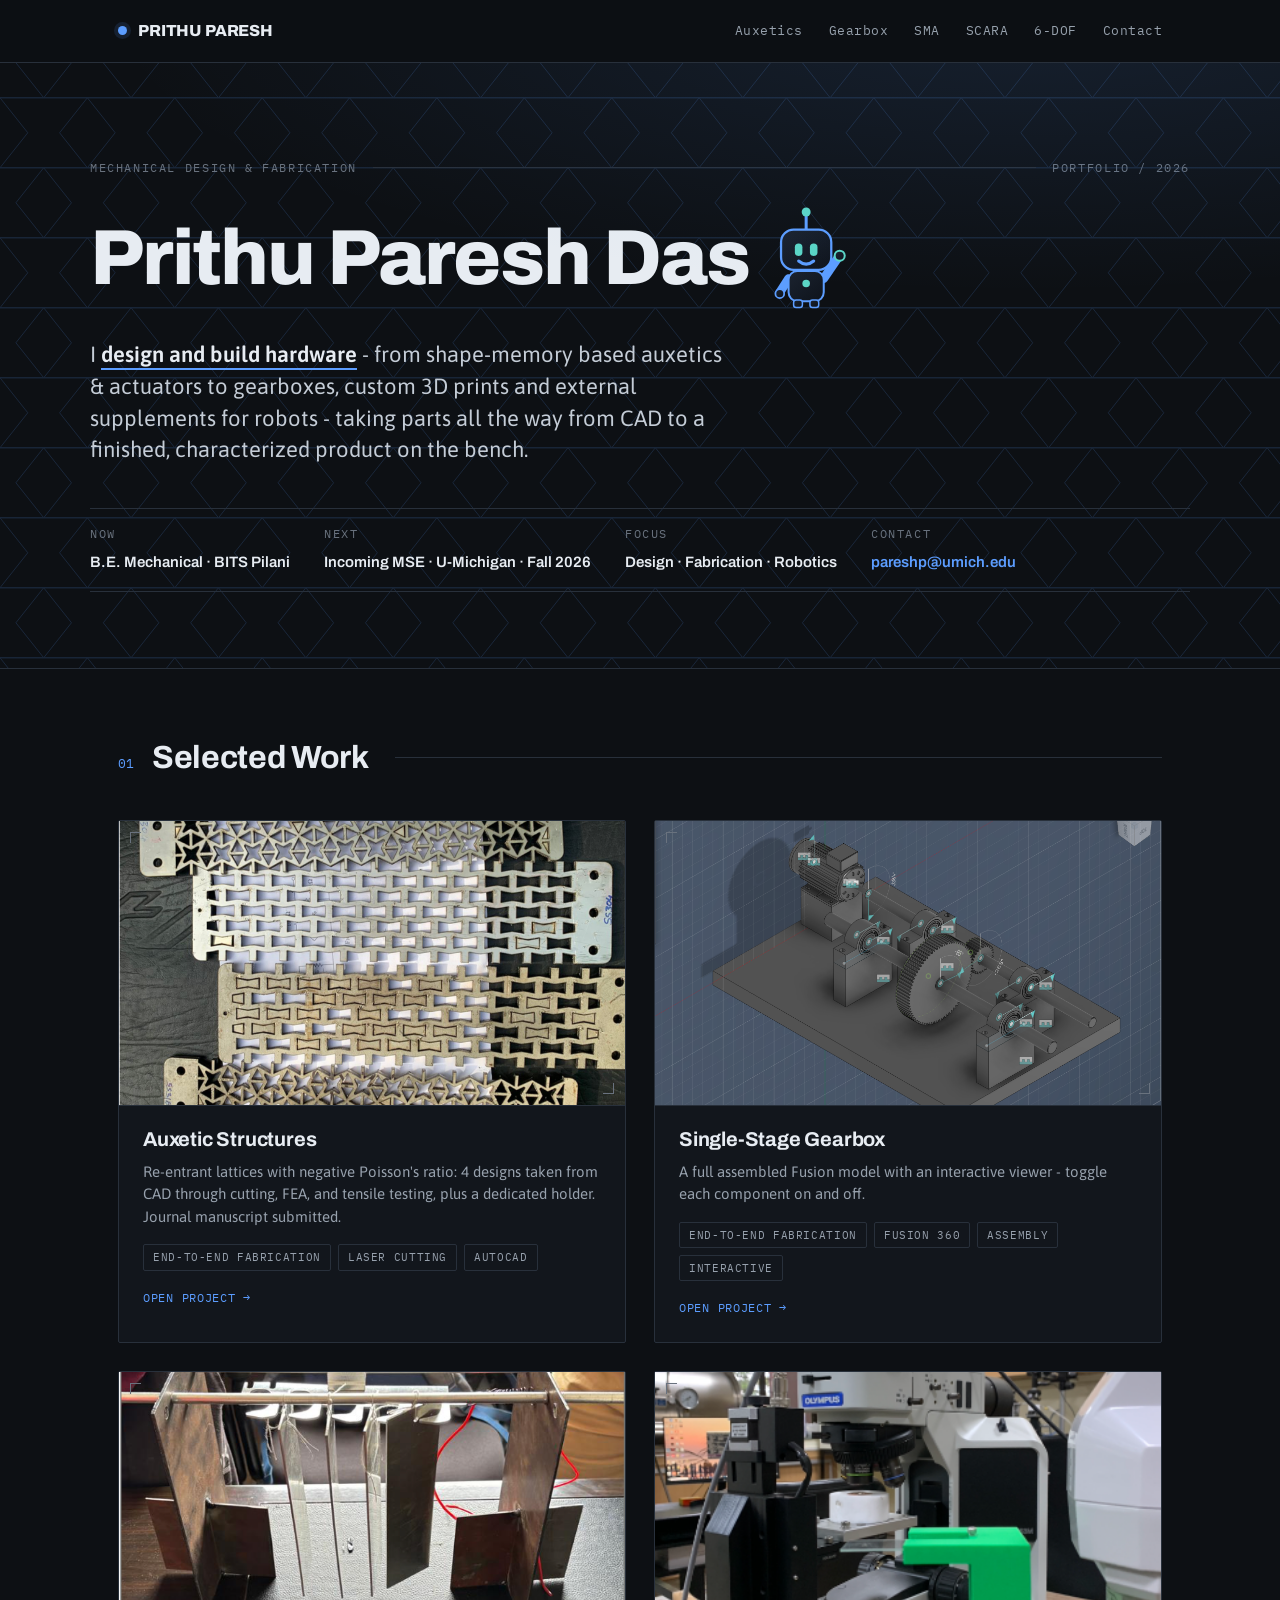
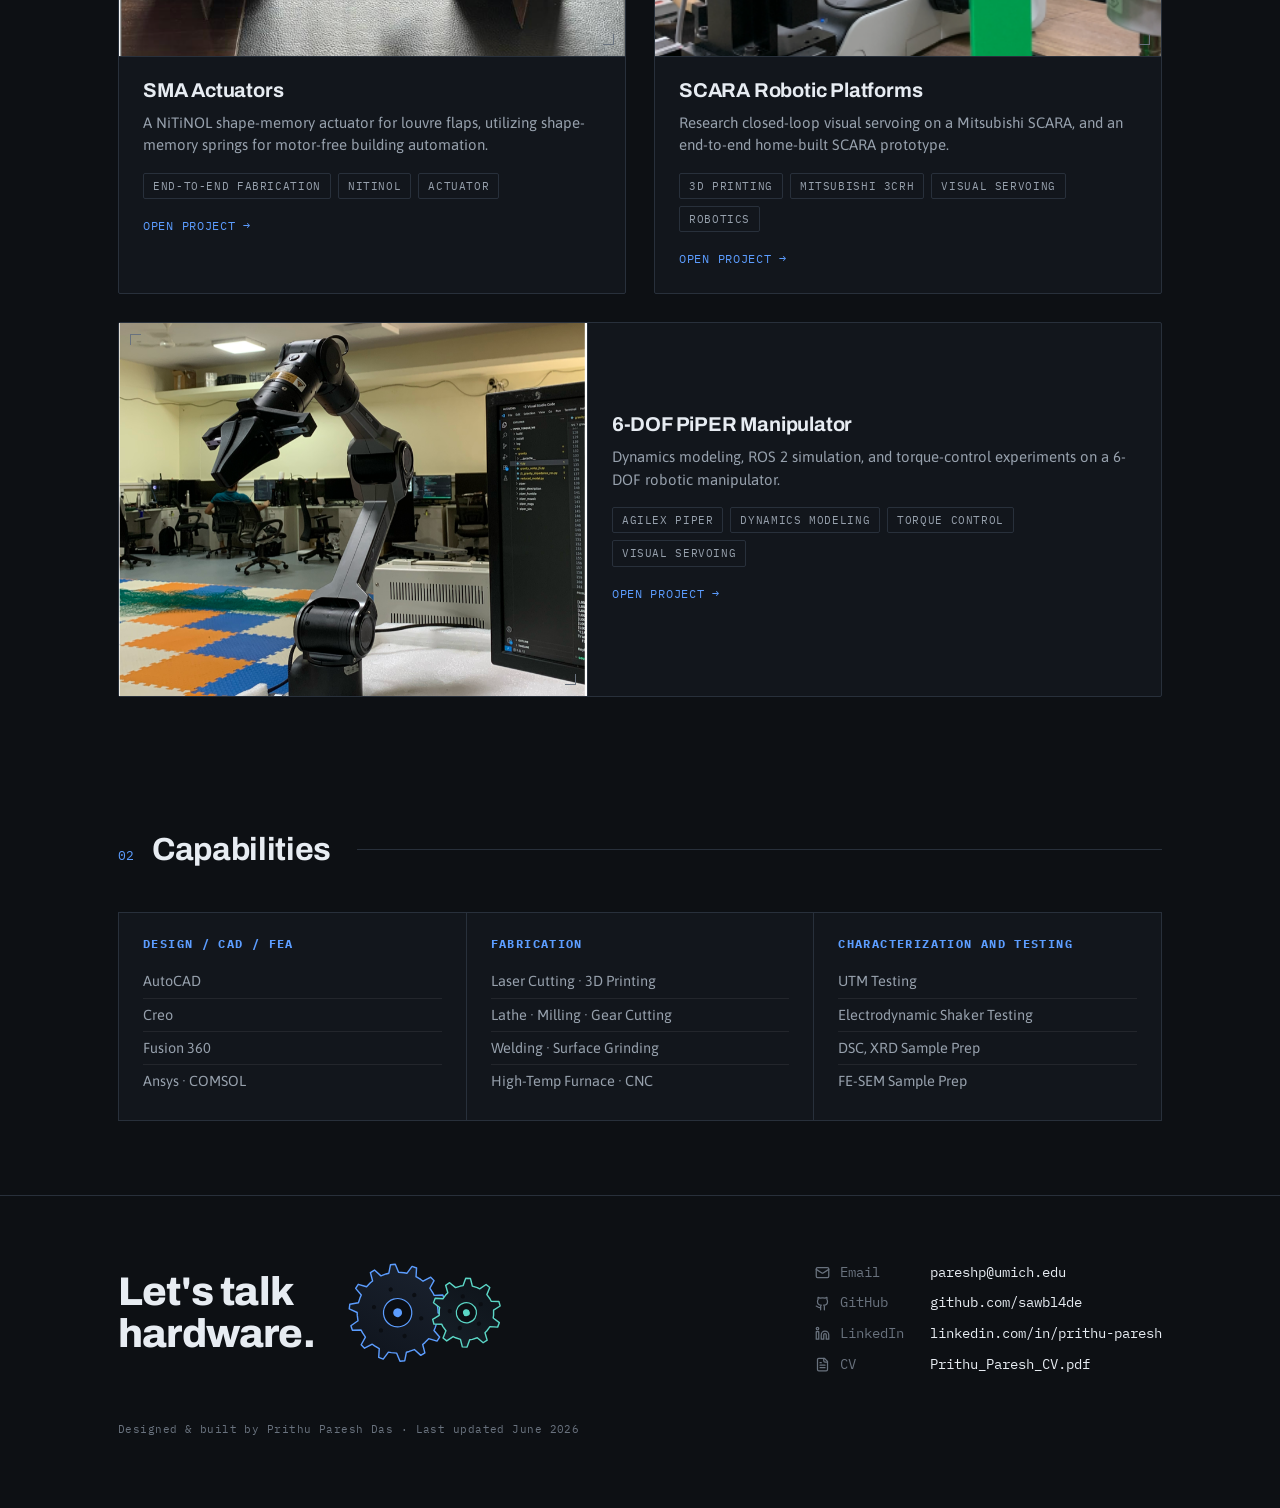
<file: index.html>
<!DOCTYPE html>
<html lang="en">

<head>
  <meta charset="UTF-8">
  <meta name="viewport" content="width=device-width, initial-scale=1.0">
  <title>Prithu Paresh Das - Design & Fabrication</title>
  <meta name="description"
    content="Mechanical design and fabrication portfolio: auxetic metamaterials, shape-memory actuators, gearbox design, and robotics.">
  <link rel="preconnect" href="https://fonts.googleapis.com">
  <link rel="preconnect" href="https://fonts.gstatic.com" crossorigin>
  <link
    href="https://fonts.googleapis.com/css2?family=Archivo:wght@500;600;700;800&family=Asap:wght@400;500;600&family=IBM+Plex+Mono:wght@400;500&display=swap"
    rel="stylesheet">
  <link rel="stylesheet" href="style.css">
</head>

<body>

  <nav class="topbar">
    <div class="wrap">
      <a class="brand" href="index.html"><span class="dot"></span>PRITHU PARESH</a>
      <div class="navlinks"><a href="auxetics.html">Auxetics</a><a href="gearbox.html">Gearbox</a><a
          href="sma.html">SMA</a><a href="scara1.html">SCARA</a><a href="sixdof.html">6-DOF</a><a
          href="index.html#contact">Contact</a></div>
    </div>
  </nav>

  <header class="hero">
    <svg id="lattice" preserveAspectRatio="xMidYMid slice" aria-hidden="true"></svg>
    <div class="wrap hero-inner">
      <div class="eyebrow"><span class="label">Mechanical Design &amp; Fabrication</span><span class="tick"></span><span
          class="label">Portfolio / 2026</span></div>
      <div style="display:flex;align-items:center;gap:22px;flex-wrap:wrap">
        <h1 class="big">Prithu Paresh&nbsp;Das</h1>
        <svg class="hi-bot" viewBox="26 9 68 86" style="height:clamp(60px,10.5vw,108px);width:auto;flex:0 0 auto"
          xmlns="http://www.w3.org/2000/svg" role="img" aria-label="Cute robot waving hello">
          <defs>
            <linearGradient id="botsteel" x1="0" y1="0" x2="1" y2="1">
              <stop offset="0" stop-color="#1b2330" />
              <stop offset="1" stop-color="#0e131b" />
            </linearGradient>
          </defs>
          <!-- robot : gentle body bob -->
          <g>
            <!-- antenna -->
            <line x1="54" y1="30" x2="54" y2="18" stroke="#5C9DFF" stroke-width="2.4" stroke-linecap="round" />
            <circle cx="54" cy="16" r="3" fill="#5BD6C6">
              <animate attributeName="r" values="3;4.3;3" dur="1.5s" repeatCount="indefinite" />
            </circle>
            <!-- left arm (static) -->
            <line x1="40" y1="69" x2="33" y2="80" stroke="#5C9DFF" stroke-width="7" stroke-linecap="round" />
            <circle cx="33" cy="81" r="3.5" fill="url(#botsteel)" stroke="#5C9DFF" stroke-width="1.4" />
            <!-- right arm : waves about the shoulder -->
            <g>
              <line x1="68" y1="69" x2="80" y2="52" stroke="#5C9DFF" stroke-width="7" stroke-linecap="round" />
              <circle cx="81" cy="51" r="4" fill="url(#botsteel)" stroke="#5BD6C6" stroke-width="1.6" />
              <animateTransform attributeName="transform" type="rotate" values="-14 68 69; 18 68 69; -14 68 69"
                keyTimes="0;0.5;1" calcMode="spline" keySplines="0.4 0 0.6 1; 0.4 0 0.6 1" dur="1.5s"
                repeatCount="indefinite" />
            </g>
            <!-- body -->
            <rect x="40" y="63" width="28" height="24" rx="7" fill="url(#botsteel)" stroke="#5C9DFF"
              stroke-width="1.6" />
            <circle cx="54" cy="73" r="3" fill="#5BD6C6" />
            <rect x="44" y="86" width="7" height="6" rx="2" fill="url(#botsteel)" stroke="#5C9DFF" stroke-width="1.2" />
            <rect x="57" y="86" width="7" height="6" rx="2" fill="url(#botsteel)" stroke="#5C9DFF" stroke-width="1.2" />
            <!-- head -->
            <rect x="34" y="30" width="40" height="32" rx="10" fill="url(#botsteel)" stroke="#5C9DFF"
              stroke-width="1.8" />
            <!-- eyes (blink) -->
            <rect x="45" y="41" width="6" height="10" rx="3" fill="#5BD6C6">
              <animate attributeName="height" values="10;10;1.5;10" keyTimes="0;0.86;0.92;1" dur="3.4s"
                repeatCount="indefinite" />
              <animate attributeName="y" values="41;41;45;41" keyTimes="0;0.86;0.92;1" dur="3.4s"
                repeatCount="indefinite" />
            </rect>
            <rect x="57" y="41" width="6" height="10" rx="3" fill="#5BD6C6">
              <animate attributeName="height" values="10;10;1.5;10" keyTimes="0;0.86;0.92;1" dur="3.4s"
                repeatCount="indefinite" />
              <animate attributeName="y" values="41;41;45;41" keyTimes="0;0.86;0.92;1" dur="3.4s"
                repeatCount="indefinite" />
            </rect>
            <!-- smile -->
            <path d="M48 55 Q54 60 60 55" fill="none" stroke="#5C9DFF" stroke-width="2.4" stroke-linecap="round" />
            <animateTransform attributeName="transform" type="translate" values="0 0; 0 -2.2; 0 0" keyTimes="0;0.5;1"
              calcMode="spline" keySplines="0.4 0 0.6 1; 0.4 0 0.6 1" dur="2.6s" repeatCount="indefinite" />
          </g>
        </svg>
      </div>
      <p class="lede">I <b>design and build hardware</b> - from shape-memory based auxetics &amp; actuators to
        gearboxes,
        custom 3D prints and external supplements for robots - taking parts all the way from CAD to a finished,
        characterized product on the bench.</p>
      <div class="meta-strip">
        <div class="cell"><span class="k label">Now</span><span class="v">B.E. Mechanical · BITS Pilani</span></div>
        <div class="cell"><span class="k label">Next</span><span class="v">Incoming MSE · U-Michigan · Fall 2026</span>
        </div>
        <div class="cell"><span class="k label">Focus</span><span class="v">Design · Fabrication ·
            Robotics</span></div>
        <div class="cell"><span class="k label">Contact</span><span class="v"><a
              href="mailto:pareshp@umich.edu">pareshp@umich.edu</a></span></div>
      </div>
    </div>
  </header>

  <main>
    <section id="work">
      <div class="wrap">
        <div class="sec-head"><span class="num">01</span>
          <h2>Selected Work</h2><span class="rule"></span>
        </div>
        <div class="grid">

          <a class="card" href="auxetics.html">
            <div class="thumb"><span class="corner tl"></span><span class="corner br"></span><img
                src="images/auxetics.png" alt="Auxetic structures cover"></div>
            <div class="card-body">
              <h3>Auxetic Structures</h3>
              <p>Re-entrant lattices with negative Poisson's ratio: 4 designs taken from CAD through cutting, FEA, and
                tensile testing, plus a dedicated holder. Journal manuscript submitted.</p>
              <div class="tagrow"><span class="tag">End-to-End Fabrication</span><span class="tag">Laser
                  Cutting</span><span class="tag">AutoCAD</span></div>
              <span class="go">Open project →</span>
            </div>
          </a>

          <a class="card" href="gearbox.html">
            <div class="thumb"><span class="corner tl"></span><span class="corner br"></span><img
                src="images/gearbox_fusion.png" alt="Single-stage gearbox cover"></div>
            <div class="card-body">
              <h3>Single-Stage Gearbox</h3>
              <p>A full assembled Fusion model with an interactive viewer - toggle each component on and off.</p>
              <div class="tagrow"><span class="tag">End-to-End Fabrication</span><span class="tag">Fusion
                  360</span><span class="tag">Assembly</span><span class="tag">Interactive</span></div>
              <span class="go">Open project →</span>
            </div>
          </a>

          <a class="card" href="sma.html">
            <div class="thumb"><span class="corner tl"></span><span class="corner br"></span><img
                src="images/actuator_front.png" alt="SMA actuators cover"></div>
            <div class="card-body">
              <h3>SMA Actuators</h3>
              <p>A NiTiNOL shape-memory actuator for louvre flaps, utilizing shape-memory springs for motor-free
                building automation.</p>
              <div class="tagrow"><span class="tag">End-to-End Fabrication</span><span class="tag">NiTiNOL</span><span
                  class="tag">Actuator</span></div>
              <span class="go">Open project →</span>
            </div>
          </a>

          <a class="card" href="scara1.html">
            <div class="thumb"><span class="corner tl"></span><span class="corner br"></span><img
                src="images/scara_expt_setup.png" alt="SCARA robotic platforms cover"></div>
            <div class="card-body">
              <h3>SCARA Robotic Platforms</h3>
              <p>Research closed-loop visual servoing on a Mitsubishi SCARA, and an end-to-end home-built SCARA
                prototype.</p>
              <div class="tagrow"><span class="tag">3D Printing</span><span class="tag">Mitsubishi 3CRH</span><span
                  class="tag">Visual Servoing</span><span class="tag">Robotics</span>
              </div>
              <span class="go">Open project →</span>
            </div>
          </a>

          <a class="card lead" href="sixdof.html">
            <div class="thumb"><span class="corner tl"></span><span class="corner br"></span><img
                src="images/6dof_setup.png" alt="6-DOF PiPER Manipulator cover"></div>
            <div class="card-body">
              <h3>6-DOF PiPER Manipulator</h3>
              <p>Dynamics modeling, ROS 2 simulation, and torque-control experiments on a 6-DOF robotic manipulator.</p>
              <div class="tagrow"><span class="tag">AgileX PiPER</span><span class="tag">Dynamics Modeling</span><span
                  class="tag">Torque Control</span><span class="tag">Visual Servoing</span></div>
              <span class="go">Open project →</span>
            </div>
          </a>

        </div>
      </div>
    </section>

    <section id="capabilities">
      <div class="wrap">
        <div class="sec-head"><span class="num">02</span>
          <h2>Capabilities</h2><span class="rule"></span>
        </div>
        <div class="caps">
          <div class="cap">
            <h4>Design / CAD / FEA</h4>
            <ul>
              <li>AutoCAD</li>
              <li>Creo</li>
              <li>Fusion 360</li>
              <li>Ansys · COMSOL</li>

            </ul>
          </div>
          <div class="cap">
            <h4>Fabrication</h4>
            <ul>
              <li>Laser Cutting · 3D Printing</li>
              <li>Lathe · Milling · Gear Cutting</li>
              <li>Welding · Surface Grinding</li>
              <li>High-Temp Furnace · CNC</li>
            </ul>
          </div>
          <div class="cap">
            <h4>Characterization and Testing</h4>
            <ul>
              <li>UTM Testing</li>
              <li>Electrodynamic Shaker Testing</li>
              <li>DSC, XRD Sample Prep</li>
              <li>FE-SEM Sample Prep</li>
            </ul>
          </div>
        </div>
      </div>
    </section>
  </main>

  <footer id="contact">
    <div class="wrap">
      <div class="foot-grid">
        <div style="display:flex;align-items:center;gap:26px;flex-wrap:wrap">
          <h2>Let's talk<br>hardware.</h2>
          <svg class="footer-gears" viewBox="0 0 176 124" width="178" style="flex:0 0 auto"
            xmlns="http://www.w3.org/2000/svg" role="img" aria-label="Meshing gears animation">
            <defs>
              <linearGradient id="steelA" x1="0" y1="0" x2="1" y2="1">
                <stop offset="0" stop-color="#1b2330" />
                <stop offset="1" stop-color="#0e131b" />
              </linearGradient>
              <linearGradient id="steelB" x1="0" y1="0" x2="1" y2="1">
                <stop offset="0" stop-color="#172029" />
                <stop offset="1" stop-color="#0d1218" />
              </linearGradient>
            </defs>
            <!-- big gear : clockwise -->
            <g>
              <path
                d="M 96.00,62.00 L 95.90,64.87 L 103.51,68.87 L 102.60,73.52 L 94.04,74.36 L 92.04,79.36 L 90.70,81.90 L 95.82,88.80 L 92.98,92.60 L 84.91,89.64 L 80.94,93.27 L 78.63,94.98 L 80.25,103.42 L 76.05,105.61 L 70.05,99.45 L 64.90,101.00 L 62.08,101.54 L 59.87,109.84 L 55.14,109.99 L 52.41,101.84 L 47.10,101.00 L 44.32,100.26 L 38.73,106.79 L 34.40,104.87 L 35.48,96.34 L 31.06,93.27 L 28.88,91.40 L 21.01,94.86 L 17.94,91.25 L 22.62,84.04 L 19.96,79.36 L 18.81,76.72 L 10.22,76.42 L 9.02,71.84 L 16.36,67.37 L 16.00,62.00 L 16.10,59.13 L 8.49,55.13 L 9.40,50.48 L 17.96,49.64 L 19.96,44.64 L 21.30,42.10 L 16.18,35.20 L 19.02,31.40 L 27.09,34.36 L 31.06,30.73 L 33.37,29.02 L 31.75,20.58 L 35.95,18.39 L 41.95,24.55 L 47.10,23.00 L 49.92,22.46 L 52.13,14.16 L 56.86,14.01 L 59.59,22.16 L 64.90,23.00 L 67.68,23.74 L 73.27,17.21 L 77.60,19.13 L 76.52,27.66 L 80.94,30.73 L 83.12,32.60 L 90.99,29.14 L 94.06,32.75 L 89.38,39.96 L 92.04,44.64 L 93.19,47.28 L 101.78,47.58 L 102.98,52.16 L 95.64,56.63 Z"
                fill="url(#steelA)" stroke="#5C9DFF" stroke-width="1.4" stroke-linejoin="round" />
              <circle cx="56" cy="62" r="14" fill="#0B0E13" stroke="#5C9DFF" stroke-width="1.2" />
              <circle cx="56" cy="62" r="4.4" fill="#5C9DFF" />
              <circle cx="80.00" cy="62.00" r="2.1" fill="#0B0E13" />
              <circle cx="68.00" cy="82.78" r="2.1" fill="#0B0E13" />
              <circle cx="44.00" cy="82.78" r="2.1" fill="#0B0E13" />
              <circle cx="32.00" cy="62.00" r="2.1" fill="#0B0E13" />
              <circle cx="44.00" cy="41.22" r="2.1" fill="#0B0E13" />
              <circle cx="68.00" cy="41.22" r="2.1" fill="#0B0E13" />
              <animateTransform attributeName="transform" type="rotate" from="0 56 62" to="360 56 62" dur="9s"
                repeatCount="indefinite" />
            </g>
            <!-- small gear : counter-clockwise, 1.4x faster (14/10) -->
            <g>
              <path
                d="M 151.00,62.00 L 150.86,64.71 L 157.32,68.79 L 156.06,73.32 L 148.43,73.50 L 145.84,77.87 L 144.14,79.98 L 146.96,87.08 L 143.29,90.00 L 137.01,85.66 L 132.34,87.68 L 129.72,88.39 L 127.84,95.78 L 123.15,95.99 L 120.62,88.79 L 115.66,87.68 L 113.12,86.71 L 107.25,91.59 L 103.33,89.00 L 105.52,81.68 L 102.16,77.87 L 100.67,75.60 L 93.06,76.09 L 91.41,71.69 L 97.48,67.06 L 97.00,62.00 L 97.14,59.29 L 90.68,55.21 L 91.94,50.68 L 99.57,50.50 L 102.16,46.13 L 103.86,44.02 L 101.04,36.92 L 104.71,34.00 L 110.99,38.34 L 115.66,36.32 L 118.28,35.61 L 120.16,28.22 L 124.85,28.01 L 127.38,35.21 L 132.34,36.32 L 134.88,37.29 L 140.75,32.41 L 144.67,35.00 L 142.48,42.32 L 145.84,46.13 L 147.33,48.40 L 154.94,47.91 L 156.59,52.31 L 150.52,56.94 Z"
                fill="url(#steelB)" stroke="#5BD6C6" stroke-width="1.4" stroke-linejoin="round" />
              <circle cx="124" cy="62" r="10" fill="#0B0E13" stroke="#5BD6C6" stroke-width="1.2" />
              <circle cx="124" cy="62" r="3.4" fill="#5BD6C6" />
              <circle cx="140.50" cy="62.00" r="2.1" fill="#0B0E13" />
              <circle cx="129.10" cy="77.69" r="2.1" fill="#0B0E13" />
              <circle cx="110.65" cy="71.70" r="2.1" fill="#0B0E13" />
              <circle cx="110.65" cy="52.30" r="2.1" fill="#0B0E13" />
              <circle cx="129.10" cy="46.31" r="2.1" fill="#0B0E13" />
              <animateTransform attributeName="transform" type="rotate" from="0 124 62" to="-360 124 62" dur="6.43s"
                repeatCount="indefinite" />
            </g>
          </svg>
        </div>
        <div class="contacts">
          <a href="mailto:pareshp@umich.edu"><svg xmlns="http://www.w3.org/2000/svg" width="14" height="14"
              viewBox="0 0 24 24" fill="none" stroke="currentColor" stroke-width="2" stroke-linecap="round"
              stroke-linejoin="round" class="contact-icon">
              <rect width="20" height="16" x="2" y="4" rx="2" />
              <path d="m22 7-8.97 5.7a1.94 1.94 0 0 1-2.06 0L2 7" />
            </svg><span class="ck">Email</span><span class="cv">pareshp@umich.edu</span></a>
          <a href="https://github.com/sawbl4de" target="_blank" rel="noopener"><svg xmlns="http://www.w3.org/2000/svg"
              width="14" height="14" viewBox="0 0 24 24" fill="none" stroke="currentColor" stroke-width="2"
              stroke-linecap="round" stroke-linejoin="round" class="contact-icon">
              <path
                d="M15 22v-4a4.8 4.8 0 0 0-1-3.5c3 0 6-2 6-5.5.08-1.25-.27-2.48-1-3.5.28-1.15.28-2.35 0-3.5 0 0-1 0-3 1.5-2.64-.5-5.36-.5-8 0C6 2 5 2 5 2c-.3 1.15-.3 2.35 0 3.5A5.403 5.403 0 0 0 4 9c0 3.5 3 5.5 6 5.5-.39.49-.68 1.05-.85 1.65-.17.6-.22 1.23-.15 1.85v4" />
              <path d="M9 18c-4.51 2-5-2-7-2" />
            </svg><span class="ck">GitHub</span><span class="cv">github.com/sawbl4de</span></a>
          <a href="https://www.linkedin.com/in/prithu-paresh/" target="_blank" rel="noopener"><svg
              xmlns="http://www.w3.org/2000/svg" width="14" height="14" viewBox="0 0 24 24" fill="none"
              stroke="currentColor" stroke-width="2" stroke-linecap="round" stroke-linejoin="round"
              class="contact-icon">
              <path d="M16 8a6 6 0 0 1 6 6v7h-4v-7a2 2 0 0 0-2-2 2 2 0 0 0-2 2v7h-4v-7a6 6 0 0 1 6-6z" />
              <rect width="4" height="12" x="2" y="9" />
              <circle cx="4" cy="4" r="2" />
            </svg><span class="ck">LinkedIn</span><span class="cv">linkedin.com/in/prithu-paresh</span></a>
          <a href="pdfs/Prithu_Paresh_CV.pdf" target="_blank" rel="noopener"><svg xmlns="http://www.w3.org/2000/svg"
              width="14" height="14" viewBox="0 0 24 24" fill="none" stroke="currentColor" stroke-width="2"
              stroke-linecap="round" stroke-linejoin="round" class="contact-icon">
              <path d="M15 2H6a2 2 0 0 0-2 2v16a2 2 0 0 0 2 2h12a2 2 0 0 0 2-2V7Z" />
              <path d="M14 2v4a2 2 0 0 0 2 2h4" />
              <path d="M10 9H8" />
              <path d="M16 13H8" />
              <path d="M16 17H8" />
            </svg><span class="ck">CV</span><span class="cv">Prithu_Paresh_CV.pdf</span></a>
        </div>
      </div>
      <p class="colophon">Designed &amp; built by Prithu Paresh Das · Last updated June 2026</p>
    </div>
  </footer>

  <script>
    (function () {
      const svg = document.getElementById('lattice'); if (!svg) return;
      const reduce = window.matchMedia('(prefers-reduced-motion: reduce)').matches;
      function cell(cx, cy, w, h, notch) { const a = w / 2, b = a * notch, m = h / 2; return `M${cx - a},${cy - m} L${cx + a},${cy - m} L${cx + b},${cy} L${cx + a},${cy + m} L${cx - a},${cy + m} L${cx - b},${cy} Z`; }
      function build(stretch) { const W = svg.clientWidth || 1100, H = svg.clientHeight || 440; svg.setAttribute('viewBox', `0 0 ${W} ${H}`); const ch = 70, w = 84 * (1 + stretch * 0.18), notch = 0.40 - stretch * 0.16; let d = ''; for (let y = -ch; y < H + ch; y += ch) { const off = ((Math.round(y / ch)) % 2) * (w / 2); for (let x = -w; x < W + w; x += w) { d += cell(x + off, y, w, ch, notch) + ' '; } } svg.innerHTML = `<path d="${d}" fill="none" stroke="var(--accent)" stroke-width="1"/>`; }
      let t = 0, dir = 1; function frame() { t += dir * 0.004; if (t > 1) { t = 1; dir = -1 } if (t < 0) { t = 0; dir = 1 } build(t); requestAnimationFrame(frame); }
      build(reduce ? 0.5 : 0); if (!reduce) requestAnimationFrame(frame);
      window.addEventListener('resize', () => build(reduce ? 0.5 : t));
    })();
  </script>
</body>

</html>
</file>
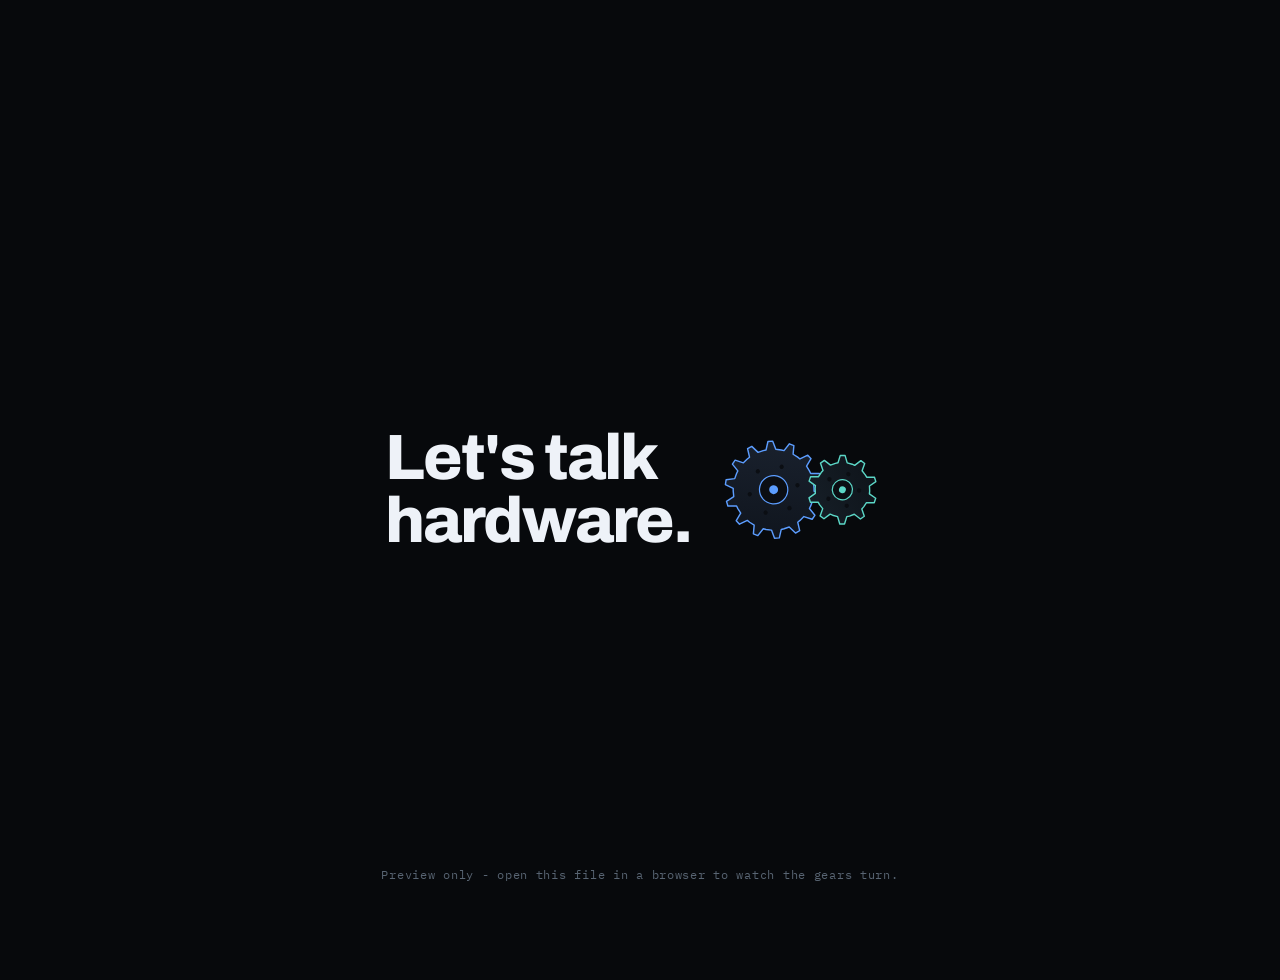
<file: gears-footer-preview.html>
<!DOCTYPE html>
<html lang="en">

<head>
  <meta charset="UTF-8">
  <meta name="viewport" content="width=device-width, initial-scale=1.0">
  <title>Footer gears - preview &amp; snippet</title>
  <link
    href="https://fonts.googleapis.com/css2?family=Archivo:wght@800&family=IBM+Plex+Mono:wght@400&display=swap"
    rel="stylesheet">
  <style>
    body {
      margin: 0;
      background: #07090C;
      color: #EEF2F8;
      font-family: 'Archivo', system-ui, sans-serif;
      display: flex;
      min-height: 100vh;
      align-items: center;
      justify-content: center;
      padding: 40px;
    }

    /* this mimics your existing .foot-grid / h2 so you see it in context */
    .demo {
      display: flex;
      align-items: center;
      gap: 26px;
      flex-wrap: wrap;
    }

    .demo h2 {
      font-weight: 800;
      font-size: clamp(38px, 6vw, 64px);
      letter-spacing: -.03em;
      line-height: .98;
      margin: 0;
    }

    .note {
      position: fixed;
      bottom: 18px;
      left: 0;
      right: 0;
      text-align: center;
      font-family: 'IBM Plex Mono', monospace;
      font-size: 12px;
      color: #586472;
      letter-spacing: .06em;
    }
  </style>
</head>

<body>

  <!-- ===== this is exactly what you paste into your footer ===== -->
  <div class="demo">
    <h2>Let's talk<br>hardware.</h2>

    <svg class="footer-gears" viewBox="0 0 176 124" width="178" style="flex:0 0 auto"
      xmlns="http://www.w3.org/2000/svg" role="img" aria-label="Meshing gears animation">
      <defs>
        <linearGradient id="steelA" x1="0" y1="0" x2="1" y2="1">
          <stop offset="0" stop-color="#1b2330" />
          <stop offset="1" stop-color="#0e131b" />
        </linearGradient>
        <linearGradient id="steelB" x1="0" y1="0" x2="1" y2="1">
          <stop offset="0" stop-color="#172029" />
          <stop offset="1" stop-color="#0d1218" />
        </linearGradient>
      </defs>

      <!-- big gear : clockwise -->
      <g>
        <path
          d="M 96.00,62.00 L 95.90,64.87 L 103.51,68.87 L 102.60,73.52 L 94.04,74.36 L 92.04,79.36 L 90.70,81.90 L 95.82,88.80 L 92.98,92.60 L 84.91,89.64 L 80.94,93.27 L 78.63,94.98 L 80.25,103.42 L 76.05,105.61 L 70.05,99.45 L 64.90,101.00 L 62.08,101.54 L 59.87,109.84 L 55.14,109.99 L 52.41,101.84 L 47.10,101.00 L 44.32,100.26 L 38.73,106.79 L 34.40,104.87 L 35.48,96.34 L 31.06,93.27 L 28.88,91.40 L 21.01,94.86 L 17.94,91.25 L 22.62,84.04 L 19.96,79.36 L 18.81,76.72 L 10.22,76.42 L 9.02,71.84 L 16.36,67.37 L 16.00,62.00 L 16.10,59.13 L 8.49,55.13 L 9.40,50.48 L 17.96,49.64 L 19.96,44.64 L 21.30,42.10 L 16.18,35.20 L 19.02,31.40 L 27.09,34.36 L 31.06,30.73 L 33.37,29.02 L 31.75,20.58 L 35.95,18.39 L 41.95,24.55 L 47.10,23.00 L 49.92,22.46 L 52.13,14.16 L 56.86,14.01 L 59.59,22.16 L 64.90,23.00 L 67.68,23.74 L 73.27,17.21 L 77.60,19.13 L 76.52,27.66 L 80.94,30.73 L 83.12,32.60 L 90.99,29.14 L 94.06,32.75 L 89.38,39.96 L 92.04,44.64 L 93.19,47.28 L 101.78,47.58 L 102.98,52.16 L 95.64,56.63 Z"
          fill="url(#steelA)" stroke="#5C9DFF" stroke-width="1.4" stroke-linejoin="round" />
        <circle cx="56" cy="62" r="14" fill="#0B0E13" stroke="#5C9DFF" stroke-width="1.2" />
        <circle cx="56" cy="62" r="4.4" fill="#5C9DFF" />
        <circle cx="80.00" cy="62.00" r="2.1" fill="#0B0E13" />
        <circle cx="68.00" cy="82.78" r="2.1" fill="#0B0E13" />
        <circle cx="44.00" cy="82.78" r="2.1" fill="#0B0E13" />
        <circle cx="32.00" cy="62.00" r="2.1" fill="#0B0E13" />
        <circle cx="44.00" cy="41.22" r="2.1" fill="#0B0E13" />
        <circle cx="68.00" cy="41.22" r="2.1" fill="#0B0E13" />
        <animateTransform attributeName="transform" type="rotate" from="0 56 62" to="360 56 62" dur="9s"
          repeatCount="indefinite" />
      </g>

      <!-- small gear : counter-clockwise, 1.4x faster (14/10) -->
      <g>
        <path
          d="M 151.00,62.00 L 150.86,64.71 L 157.32,68.79 L 156.06,73.32 L 148.43,73.50 L 145.84,77.87 L 144.14,79.98 L 146.96,87.08 L 143.29,90.00 L 137.01,85.66 L 132.34,87.68 L 129.72,88.39 L 127.84,95.78 L 123.15,95.99 L 120.62,88.79 L 115.66,87.68 L 113.12,86.71 L 107.25,91.59 L 103.33,89.00 L 105.52,81.68 L 102.16,77.87 L 100.67,75.60 L 93.06,76.09 L 91.41,71.69 L 97.48,67.06 L 97.00,62.00 L 97.14,59.29 L 90.68,55.21 L 91.94,50.68 L 99.57,50.50 L 102.16,46.13 L 103.86,44.02 L 101.04,36.92 L 104.71,34.00 L 110.99,38.34 L 115.66,36.32 L 118.28,35.61 L 120.16,28.22 L 124.85,28.01 L 127.38,35.21 L 132.34,36.32 L 134.88,37.29 L 140.75,32.41 L 144.67,35.00 L 142.48,42.32 L 145.84,46.13 L 147.33,48.40 L 154.94,47.91 L 156.59,52.31 L 150.52,56.94 Z"
          fill="url(#steelB)" stroke="#5BD6C6" stroke-width="1.4" stroke-linejoin="round" />
        <circle cx="124" cy="62" r="10" fill="#0B0E13" stroke="#5BD6C6" stroke-width="1.2" />
        <circle cx="124" cy="62" r="3.4" fill="#5BD6C6" />
        <circle cx="140.50" cy="62.00" r="2.1" fill="#0B0E13" />
        <circle cx="129.10" cy="77.69" r="2.1" fill="#0B0E13" />
        <circle cx="110.65" cy="71.70" r="2.1" fill="#0B0E13" />
        <circle cx="110.65" cy="52.30" r="2.1" fill="#0B0E13" />
        <circle cx="129.10" cy="46.31" r="2.1" fill="#0B0E13" />
        <animateTransform attributeName="transform" type="rotate" from="0 124 62" to="-360 124 62" dur="6.43s"
          repeatCount="indefinite" />
      </g>
    </svg>
  </div>

  <div class="note">Preview only - open this file in a browser to watch the gears turn.</div>

</body>

</html>
</file>
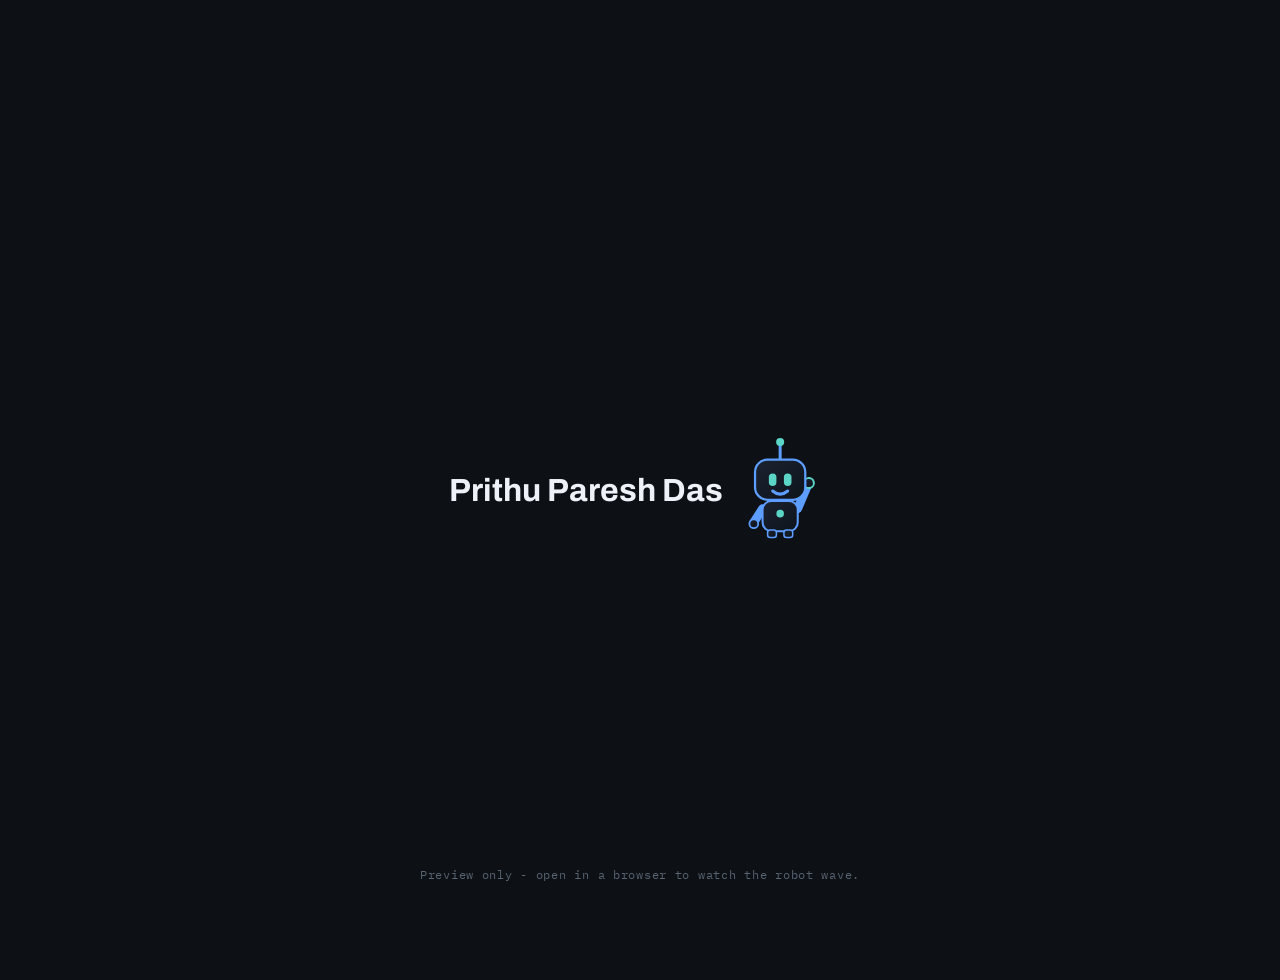
<file: robot-hi-nobubble-preview.html>
<!DOCTYPE html>
<html lang="en">

<head>
  <meta charset="UTF-8">
  <meta name="viewport" content="width=device-width, initial-scale=1.0">
  <title>Cute robot (no bubble) - preview &amp; snippet</title>
  <link href="https://fonts.googleapis.com/css2?family=Archivo:wght@800&family=IBM+Plex+Mono:wght@400&display=swap"
    rel="stylesheet">
  <style>
    body {
      margin: 0;
      background: #0D1014;
      color: #EEF2F8;
      font-family: 'Archivo', system-ui, sans-serif;
      display: flex;
      min-height: 100vh;
      align-items: center;
      justify-content: center;
      padding: 40px;
    }

    /* matches your real hero: h1.big = clamp(40px,7.2vw,78px) */
    .demo {
      display: flex;
      align-items: center;
      gap: 22px;
      flex-wrap: wrap;
    }

    .demo h1.big {
      font-weight: 800;
      font-size: clamp(40px, 7.2vw, 78px);
      line-height: .97;
      letter-spacing: -.025em;
      margin: 0;
    }

    .note {
      position: fixed;
      bottom: 18px;
      left: 0;
      right: 0;
      text-align: center;
      font-family: 'IBM Plex Mono', monospace;
      font-size: 12px;
      color: #586472;
      letter-spacing: .06em;
    }
  </style>
</head>

<body>

  <!-- ===== paste this wrapper into your hero, keeping your existing <h1> ===== -->
  <div style="display:flex;align-items:center;gap:22px;flex-wrap:wrap">
    <h1 class="big">Prithu Paresh&nbsp;Das</h1>

    <svg class="hi-bot" viewBox="26 9 68 86" style="height:clamp(60px,10.5vw,108px);width:auto;flex:0 0 auto"
      xmlns="http://www.w3.org/2000/svg" role="img" aria-label="Cute robot waving hello">
      <defs>
        <linearGradient id="botsteel" x1="0" y1="0" x2="1" y2="1">
          <stop offset="0" stop-color="#1b2330" />
          <stop offset="1" stop-color="#0e131b" />
        </linearGradient>
      </defs>

      <!-- robot : gentle body bob -->
      <g>
        <!-- antenna -->
        <line x1="54" y1="30" x2="54" y2="18" stroke="#5C9DFF" stroke-width="2.4" stroke-linecap="round" />
        <circle cx="54" cy="16" r="3" fill="#5BD6C6">
          <animate attributeName="r" values="3;4.3;3" dur="1.5s" repeatCount="indefinite" />
        </circle>

        <!-- left arm (static) -->
        <line x1="40" y1="69" x2="33" y2="80" stroke="#5C9DFF" stroke-width="7" stroke-linecap="round" />
        <circle cx="33" cy="81" r="3.5" fill="url(#botsteel)" stroke="#5C9DFF" stroke-width="1.4" />

        <!-- right arm : waves about the shoulder -->
        <g>
          <line x1="68" y1="69" x2="80" y2="52" stroke="#5C9DFF" stroke-width="7" stroke-linecap="round" />
          <circle cx="81" cy="51" r="4" fill="url(#botsteel)" stroke="#5BD6C6" stroke-width="1.6" />
          <animateTransform attributeName="transform" type="rotate" values="-14 68 69; 18 68 69; -14 68 69"
            keyTimes="0;0.5;1" calcMode="spline" keySplines="0.4 0 0.6 1; 0.4 0 0.6 1" dur="1.5s"
            repeatCount="indefinite" />
        </g>

        <!-- body -->
        <rect x="40" y="63" width="28" height="24" rx="7" fill="url(#botsteel)" stroke="#5C9DFF" stroke-width="1.6" />
        <circle cx="54" cy="73" r="3" fill="#5BD6C6" />
        <rect x="44" y="86" width="7" height="6" rx="2" fill="url(#botsteel)" stroke="#5C9DFF" stroke-width="1.2" />
        <rect x="57" y="86" width="7" height="6" rx="2" fill="url(#botsteel)" stroke="#5C9DFF" stroke-width="1.2" />

        <!-- head -->
        <rect x="34" y="30" width="40" height="32" rx="10" fill="url(#botsteel)" stroke="#5C9DFF" stroke-width="1.8" />

        <!-- eyes (blink) -->
        <rect x="45" y="41" width="6" height="10" rx="3" fill="#5BD6C6">
          <animate attributeName="height" values="10;10;1.5;10" keyTimes="0;0.86;0.92;1" dur="3.4s"
            repeatCount="indefinite" />
          <animate attributeName="y" values="41;41;45;41" keyTimes="0;0.86;0.92;1" dur="3.4s"
            repeatCount="indefinite" />
        </rect>
        <rect x="57" y="41" width="6" height="10" rx="3" fill="#5BD6C6">
          <animate attributeName="height" values="10;10;1.5;10" keyTimes="0;0.86;0.92;1" dur="3.4s"
            repeatCount="indefinite" />
          <animate attributeName="y" values="41;41;45;41" keyTimes="0;0.86;0.92;1" dur="3.4s"
            repeatCount="indefinite" />
        </rect>

        <!-- smile -->
        <path d="M48 55 Q54 60 60 55" fill="none" stroke="#5C9DFF" stroke-width="2.4" stroke-linecap="round" />

        <animateTransform attributeName="transform" type="translate" values="0 0; 0 -2.2; 0 0" keyTimes="0;0.5;1"
          calcMode="spline" keySplines="0.4 0 0.6 1; 0.4 0 0.6 1" dur="2.6s" repeatCount="indefinite" />
      </g>
    </svg>
  </div>

  <div class="note">Preview only - open in a browser to watch the robot wave.</div>

</body>

</html>
</file>
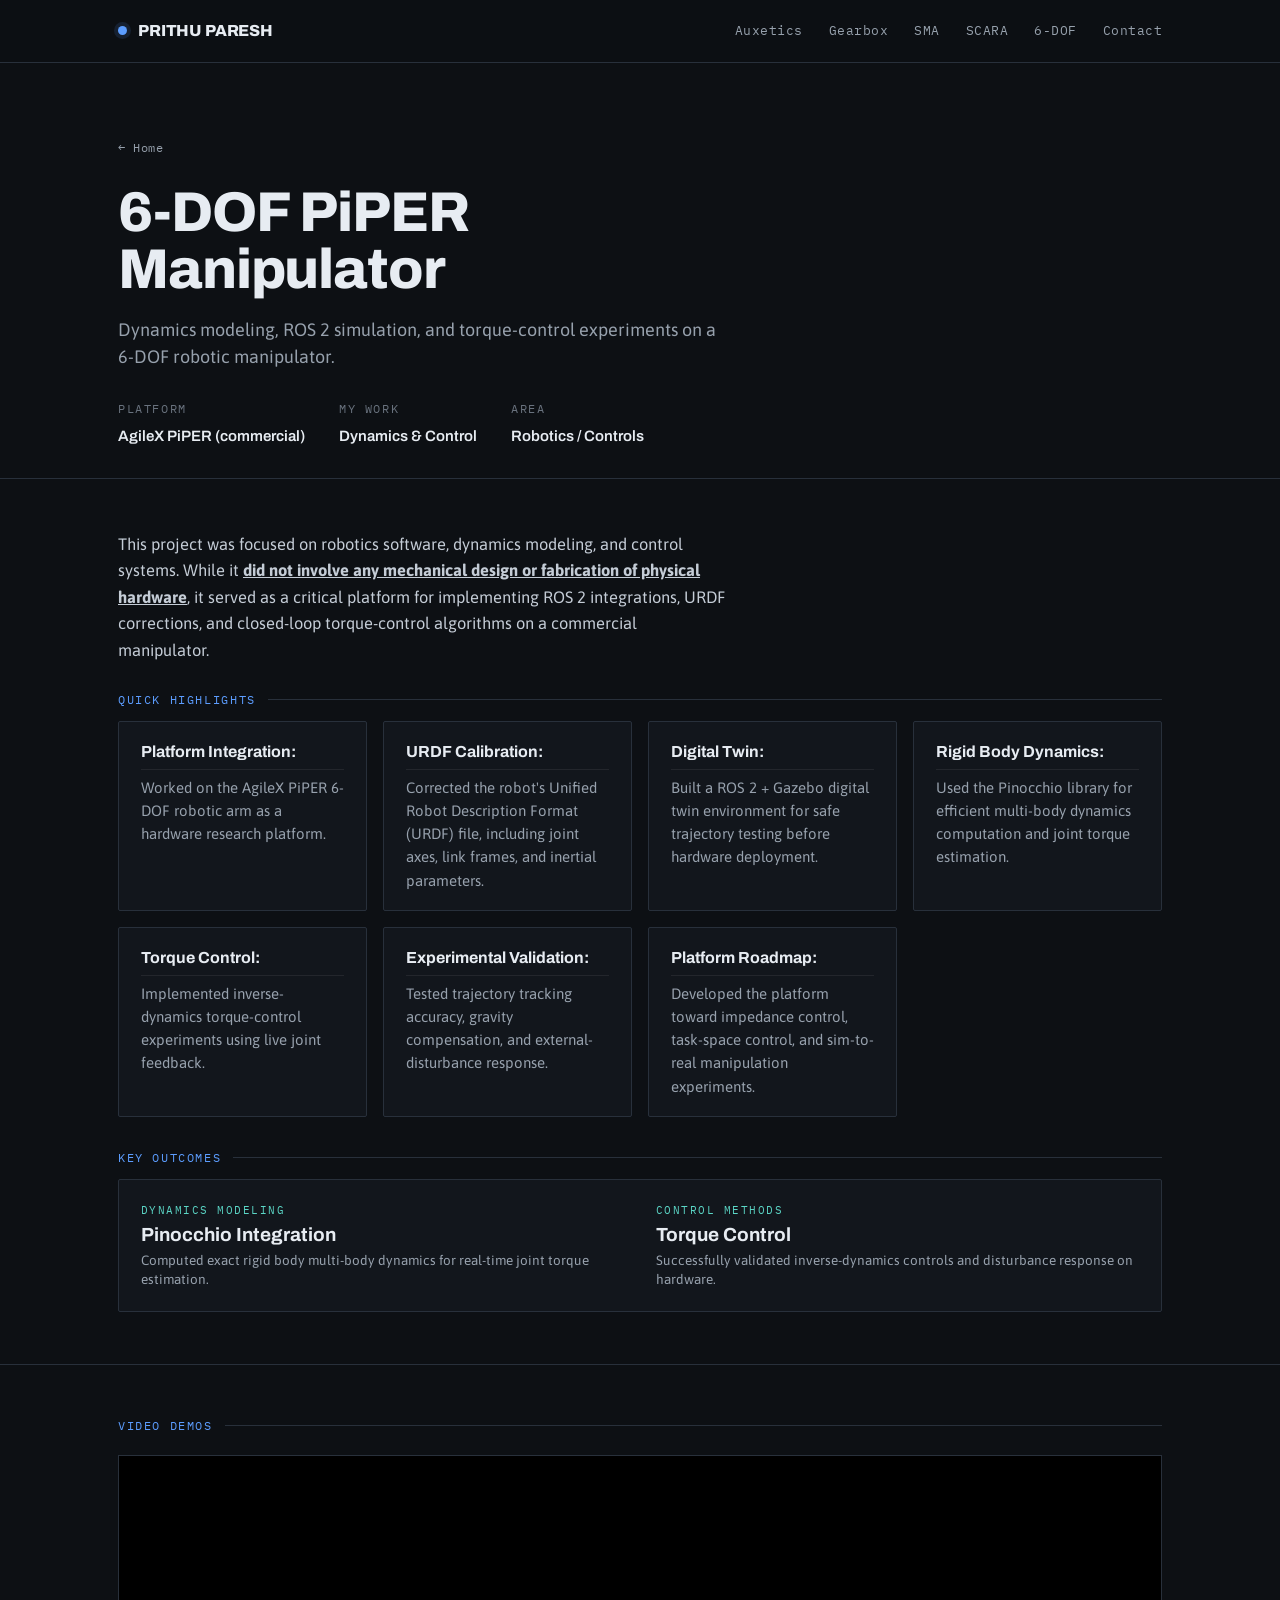
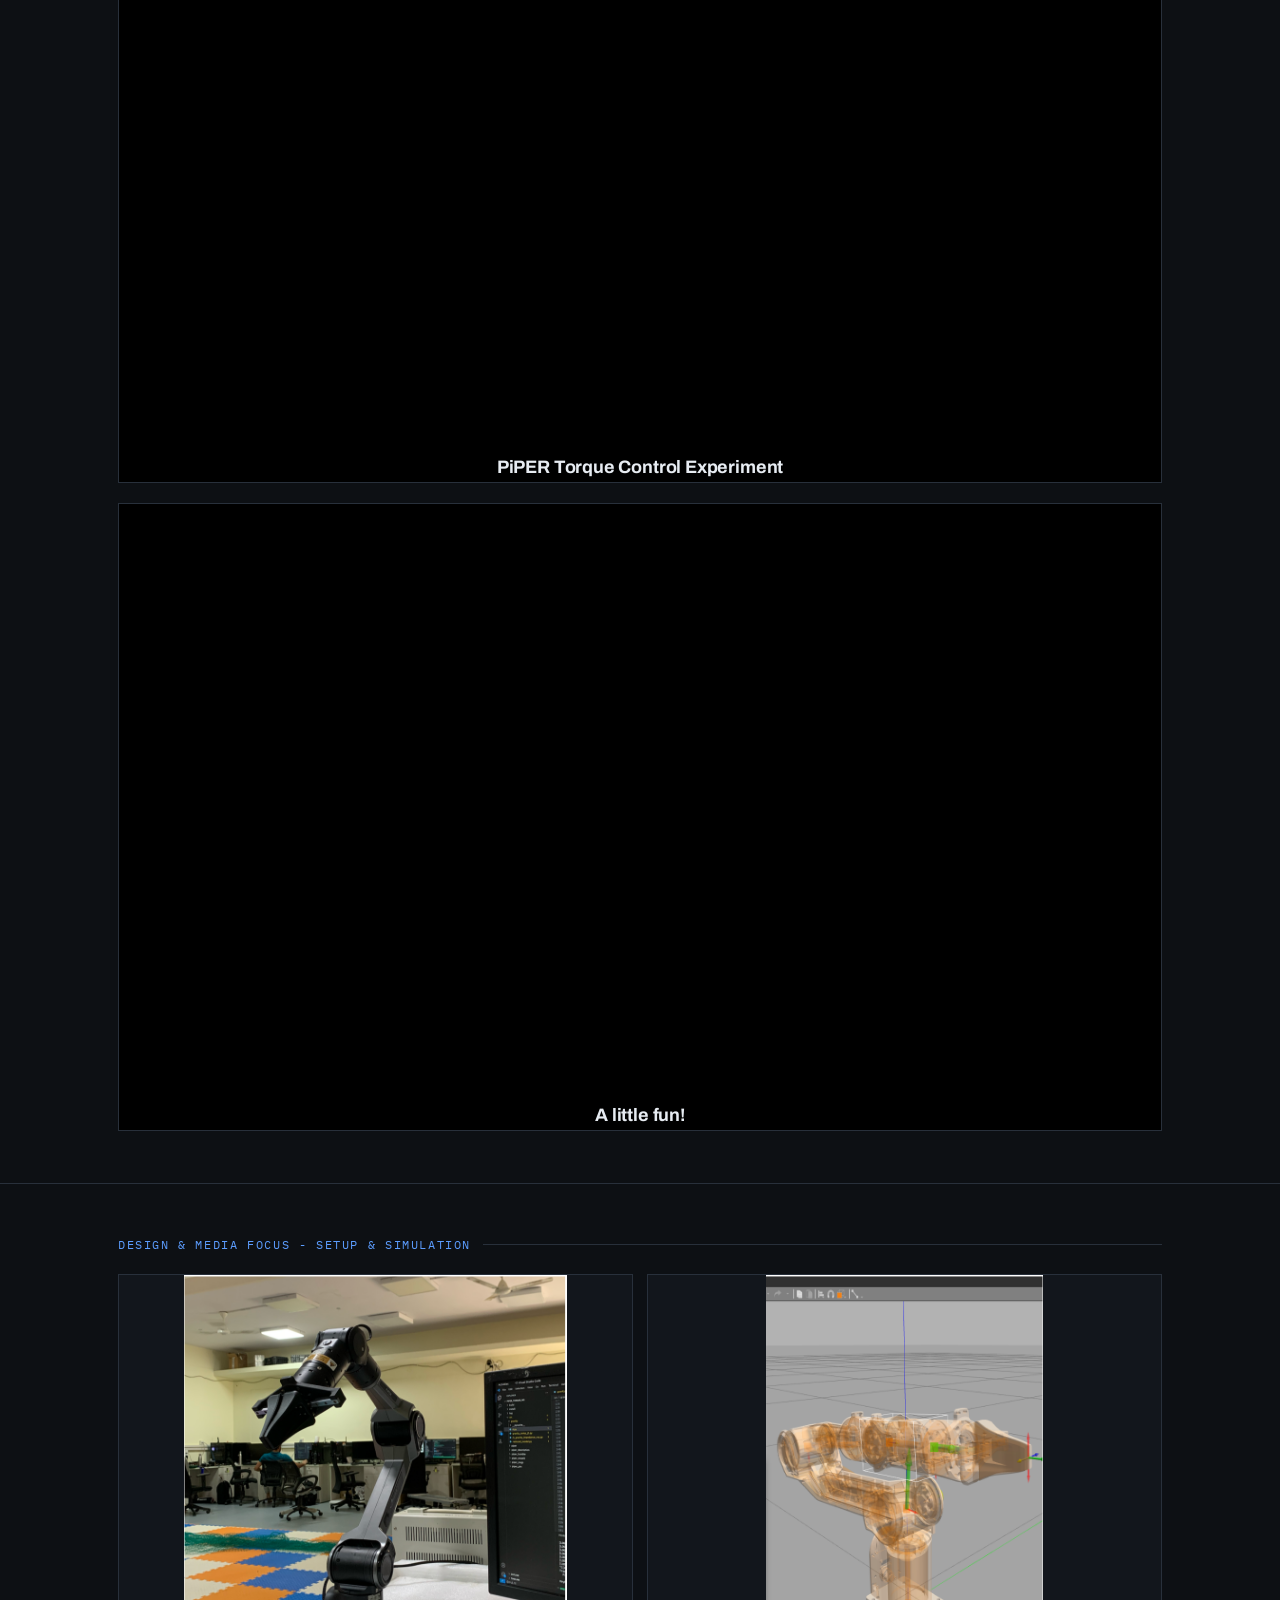
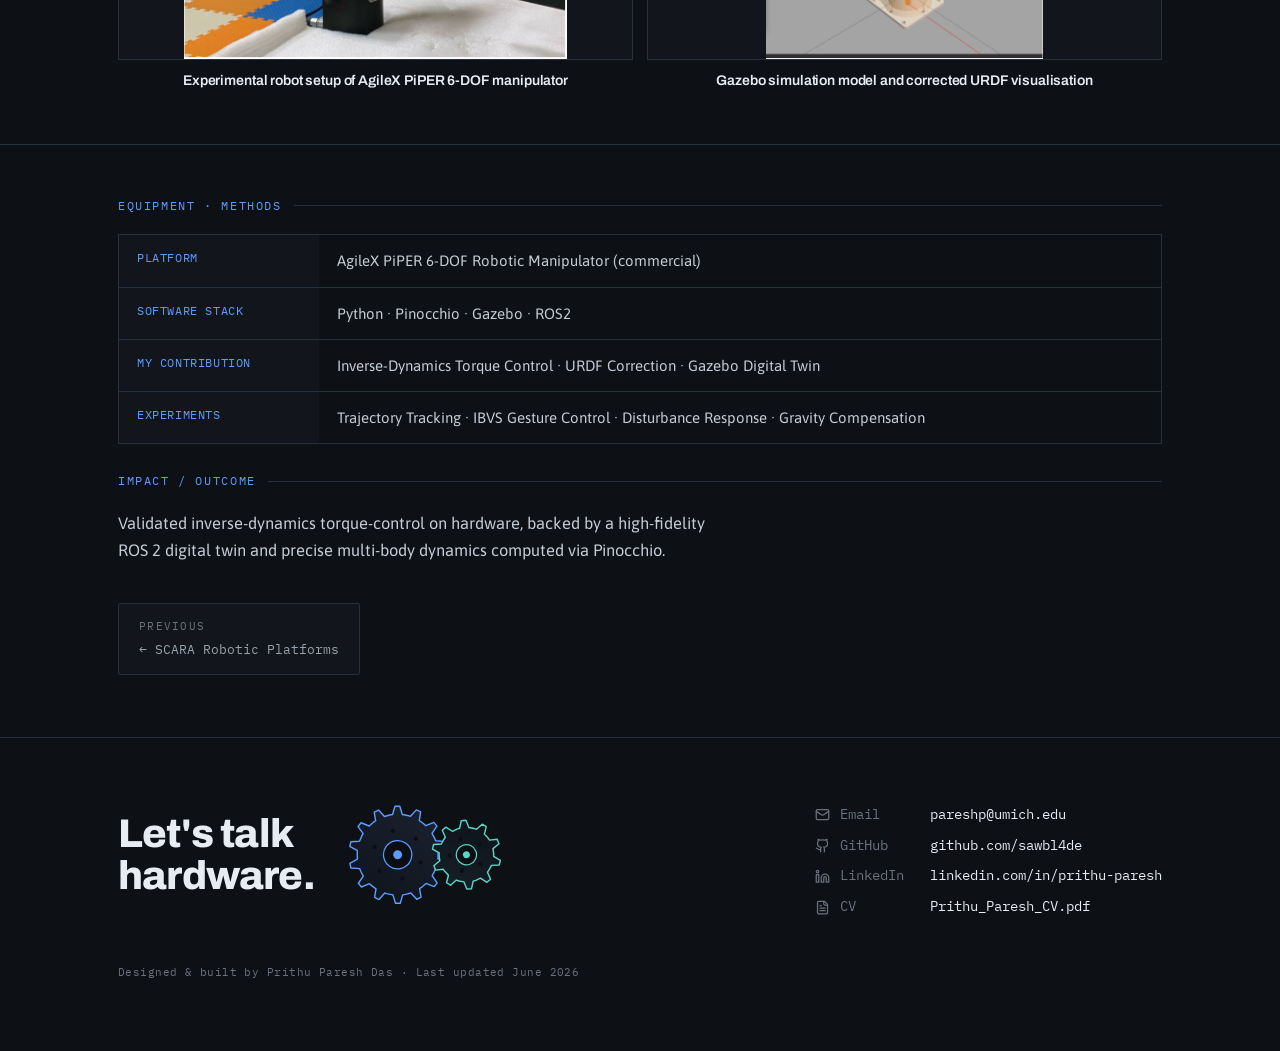
<file: sixdof.html>
<!DOCTYPE html>
<html lang="en">

<head>
  <meta charset="UTF-8">
  <meta name="viewport" content="width=device-width, initial-scale=1.0">
  <title>6-DOF PiPER Manipulator - Prithu Paresh Das</title>
  <link rel="preconnect" href="https://fonts.googleapis.com">
  <link rel="preconnect" href="https://fonts.gstatic.com" crossorigin>
  <link
    href="https://fonts.googleapis.com/css2?family=Archivo:wght@500;600;700;800&family=Asap:wght@400;500;600&family=IBM+Plex+Mono:wght@400;500&display=swap"
    rel="stylesheet">
  <link rel="stylesheet" href="style.css">
  <style>
    .media-grid img {
      aspect-ratio: 4 / 3;
      object-fit: contain;
      width: 100%;
    }
  </style>
</head>

<body>

  <nav class="topbar">
    <div class="wrap">
      <a class="brand" href="index.html"><span class="dot"></span>PRITHU PARESH</a>
      <div class="navlinks"><a href="auxetics.html">Auxetics</a><a href="gearbox.html">Gearbox</a><a
          href="sma.html">SMA</a><a href="scara1.html">SCARA</a><a href="sixdof.html">6-DOF</a><a
          href="index.html#contact">Contact</a></div>
    </div>
  </nav>

  <header class="proj-head">
    <div class="wrap">
      <a class="backlink" href="index.html">← Home</a>
      <h1>6-DOF PiPER Manipulator</h1>
      <p class="proj-sub">Dynamics modeling, ROS 2 simulation, and torque-control experiments on a 6-DOF robotic
        manipulator.</p>
      <div class="proj-meta">
        <div class="pm"><span class="k label">Platform</span><span class="v">AgileX PiPER (commercial)</span></div>
        <div class="pm"><span class="k label">My work</span><span class="v">Dynamics &amp; Control</span></div>
        <div class="pm"><span class="k label">Area</span><span class="v">Robotics / Controls</span></div>
      </div>
    </div>
  </header>

  <main>

    <section class="block">
      <div class="wrap">
        <p>This project was focused on robotics software, dynamics modeling, and control systems. While it <b><u>did not
              involve any mechanical design or fabrication of physical hardware</u></b>, it served as a critical
          platform for
          implementing ROS 2 integrations, URDF corrections, and closed-loop torque-control algorithms on a commercial
          manipulator.</p>

        <div class="highlights-container">
          <div class="block-label" style="margin-bottom: 12px;">Quick highlights</div>
          <ul class="highlights-list sixdof-highlights" style="margin-top: 0;">
            <li><strong>Platform Integration:</strong> Worked on the AgileX PiPER 6-DOF robotic arm as a hardware
              research platform.</li>
            <li><strong>URDF Calibration:</strong> Corrected the robot's Unified Robot Description Format (URDF) file,
              including joint axes, link frames, and inertial parameters.</li>
            <li><strong>Digital Twin:</strong> Built a ROS 2 + Gazebo digital twin environment for safe trajectory
              testing before hardware deployment.</li>
            <li><strong>Rigid Body Dynamics:</strong> Used the Pinocchio library for efficient multi-body dynamics
              computation and joint torque estimation.</li>
            <li><strong>Torque Control:</strong> Implemented inverse-dynamics torque-control experiments using live
              joint feedback.</li>
            <li><strong>Experimental Validation:</strong> Tested trajectory tracking accuracy, gravity compensation, and
              external-disturbance response.</li>
            <li><strong>Platform Roadmap:</strong> Developed the platform toward impedance control, task-space control,
              and sim-to-real manipulation experiments.</li>
          </ul>
        </div>
        <div class="outcomes-container" style="margin-top: 32px;">
          <div class="block-label" style="margin-bottom: 12px;">Key outcomes</div>
          <div class="outcome-card outcomes-row">
            <div class="outcome-item">
              <span class="outcome-label label">Dynamics modeling</span>
              <span class="outcome-val">Pinocchio Integration</span>
              <p class="outcome-desc">Computed exact rigid body multi-body dynamics for real-time joint torque
                estimation.</p>
            </div>
            <div class="outcome-item">
              <span class="outcome-label label">Control methods</span>
              <span class="outcome-val">Torque Control</span>
              <p class="outcome-desc">Successfully validated inverse-dynamics controls and disturbance response on
                hardware.</p>
            </div>
          </div>
        </div>
      </div>
    </section>

    <!-- SECTION: video / demo -->
    <section class="block">
      <div class="wrap">
        <div class="block-label">Video Demos</div>
        <div class="video-frame">
          <iframe src="https://www.youtube.com/embed/sJszHaYhoyU"
            title="Trajectory tracking and joint space control demonstration"
            allow="accelerometer; autoplay; clipboard-write; encrypted-media; gyroscope; picture-in-picture; web-share"
            referrerpolicy="strict-origin-when-cross-origin" allowfullscreen></iframe>
          <figcaption class="video-caption">PiPER Torque Control Experiment</figcaption>
        </div>
        <div class="video-frame" style="margin-top:20px">
          <iframe src="https://www.youtube.com/embed/7xW39_7gMBY" title="A little fun!"
            allow="accelerometer; autoplay; clipboard-write; encrypted-media; gyroscope; picture-in-picture; web-share"
            referrerpolicy="strict-origin-when-cross-origin" allowfullscreen></iframe>
          <figcaption class="video-caption">A little fun!</figcaption>
        </div>
      </div>
    </section>

    <!-- SECTION: setup & simulation -->
    <section class="block">
      <div class="wrap">
        <div class="block-label">Design &amp; Media Focus - Setup &amp; Simulation</div>
        <div class="media-grid">
          <figure>
            <img src="images/6dof_setup.png" alt="Experimental robot setup of AgileX PiPER 6-DOF manipulator">
            <figcaption>Experimental robot setup of AgileX PiPER 6-DOF manipulator</figcaption>
          </figure>
          <figure>
            <img src="images/6dof_urdf.png" alt="Gazebo simulation model and corrected URDF visualisation">
            <figcaption>Gazebo simulation model and corrected URDF visualisation</figcaption>
          </figure>
        </div>
      </div>
    </section>

    <!-- SECTION: spec + impact -->
    <section class="block">
      <div class="wrap">
        <div class="block-label">Equipment · methods</div>
        <div class="specsheet">
          <div class="row">
            <div class="sk">Platform</div>
            <div class="sv">AgileX PiPER 6-DOF Robotic Manipulator (commercial)</div>
          </div>
          <div class="row">
            <div class="sk">Software Stack</div>
            <div class="sv">Python · Pinocchio · Gazebo · ROS2</div>
          </div>
          <div class="row">
            <div class="sk">My contribution</div>
            <div class="sv">Inverse-Dynamics Torque Control · URDF Correction · Gazebo Digital Twin</div>
          </div>
          <div class="row">
            <div class="sk">Experiments</div>
            <div class="sv">Trajectory Tracking · IBVS Gesture Control · Disturbance Response · Gravity Compensation
            </div>
          </div>
        </div>
        <div class="block-label" style="margin-top:28px">Impact / outcome</div>
        <p>Validated inverse-dynamics torque-control on hardware, backed by a high-fidelity ROS 2 digital twin and
          precise multi-body dynamics computed via Pinocchio.</p>

        <div class="pager">
          <a class="prev" href="scara1.html"><span class="lbl">Previous</span>← SCARA Robotic Platforms</a>
        </div>
      </div>
    </section>

  </main>

  <footer id="contact">
    <div class="wrap">
      <div class="foot-grid">
        <div style="display:flex;align-items:center;gap:26px;flex-wrap:wrap">
          <h2>Let's talk<br>hardware.</h2>
          <svg class="footer-gears" viewBox="0 0 176 124" width="178" style="flex:0 0 auto"
            xmlns="http://www.w3.org/2000/svg" role="img" aria-label="Meshing gears animation">
            <defs>
              <linearGradient id="steelA" x1="0" y1="0" x2="1" y2="1">
                <stop offset="0" stop-color="#1b2330" />
                <stop offset="1" stop-color="#0e131b" />
              </linearGradient>
              <linearGradient id="steelB" x1="0" y1="0" x2="1" y2="1">
                <stop offset="0" stop-color="#172029" />
                <stop offset="1" stop-color="#0d1218" />
              </linearGradient>
            </defs>
            <!-- big gear : clockwise -->
            <g>
              <path
                d="M 96.00,62.00 L 95.90,64.87 L 103.51,68.87 L 102.60,73.52 L 94.04,74.36 L 92.04,79.36 L 90.70,81.90 L 95.82,88.80 L 92.98,92.60 L 84.91,89.64 L 80.94,93.27 L 78.63,94.98 L 80.25,103.42 L 76.05,105.61 L 70.05,99.45 L 64.90,101.00 L 62.08,101.54 L 59.87,109.84 L 55.14,109.99 L 52.41,101.84 L 47.10,101.00 L 44.32,100.26 L 38.73,106.79 L 34.40,104.87 L 35.48,96.34 L 31.06,93.27 L 28.88,91.40 L 21.01,94.86 L 17.94,91.25 L 22.62,84.04 L 19.96,79.36 L 18.81,76.72 L 10.22,76.42 L 9.02,71.84 L 16.36,67.37 L 16.00,62.00 L 16.10,59.13 L 8.49,55.13 L 9.40,50.48 L 17.96,49.64 L 19.96,44.64 L 21.30,42.10 L 16.18,35.20 L 19.02,31.40 L 27.09,34.36 L 31.06,30.73 L 33.37,29.02 L 31.75,20.58 L 35.95,18.39 L 41.95,24.55 L 47.10,23.00 L 49.92,22.46 L 52.13,14.16 L 56.86,14.01 L 59.59,22.16 L 64.90,23.00 L 67.68,23.74 L 73.27,17.21 L 77.60,19.13 L 76.52,27.66 L 80.94,30.73 L 83.12,32.60 L 90.99,29.14 L 94.06,32.75 L 89.38,39.96 L 92.04,44.64 L 93.19,47.28 L 101.78,47.58 L 102.98,52.16 L 95.64,56.63 Z"
                fill="url(#steelA)" stroke="#5C9DFF" stroke-width="1.4" stroke-linejoin="round" />
              <circle cx="56" cy="62" r="14" fill="#0B0E13" stroke="#5C9DFF" stroke-width="1.2" />
              <circle cx="56" cy="62" r="4.4" fill="#5C9DFF" />
              <circle cx="80.00" cy="62.00" r="2.1" fill="#0B0E13" />
              <circle cx="68.00" cy="82.78" r="2.1" fill="#0B0E13" />
              <circle cx="44.00" cy="82.78" r="2.1" fill="#0B0E13" />
              <circle cx="32.00" cy="62.00" r="2.1" fill="#0B0E13" />
              <circle cx="44.00" cy="41.22" r="2.1" fill="#0B0E13" />
              <circle cx="68.00" cy="41.22" r="2.1" fill="#0B0E13" />
              <animateTransform attributeName="transform" type="rotate" from="0 56 62" to="360 56 62" dur="9s"
                repeatCount="indefinite" />
            </g>
            <!-- small gear : counter-clockwise, 1.4x faster (14/10) -->
            <g>
              <path
                d="M 151.00,62.00 L 150.86,64.71 L 157.32,68.79 L 156.06,73.32 L 148.43,73.50 L 145.84,77.87 L 144.14,79.98 L 146.96,87.08 L 143.29,90.00 L 137.01,85.66 L 132.34,87.68 L 129.72,88.39 L 127.84,95.78 L 123.15,95.99 L 120.62,88.79 L 115.66,87.68 L 113.12,86.71 L 107.25,91.59 L 103.33,89.00 L 105.52,81.68 L 102.16,77.87 L 100.67,75.60 L 93.06,76.09 L 91.41,71.69 L 97.48,67.06 L 97.00,62.00 L 97.14,59.29 L 90.68,55.21 L 91.94,50.68 L 99.57,50.50 L 102.16,46.13 L 103.86,44.02 L 101.04,36.92 L 104.71,34.00 L 110.99,38.34 L 115.66,36.32 L 118.28,35.61 L 120.16,28.22 L 124.85,28.01 L 127.38,35.21 L 132.34,36.32 L 134.88,37.29 L 140.75,32.41 L 144.67,35.00 L 142.48,42.32 L 145.84,46.13 L 147.33,48.40 L 154.94,47.91 L 156.59,52.31 L 150.52,56.94 Z"
                fill="url(#steelB)" stroke="#5BD6C6" stroke-width="1.4" stroke-linejoin="round" />
              <circle cx="124" cy="62" r="10" fill="#0B0E13" stroke="#5BD6C6" stroke-width="1.2" />
              <circle cx="124" cy="62" r="3.4" fill="#5BD6C6" />
              <circle cx="140.50" cy="62.00" r="2.1" fill="#0B0E13" />
              <circle cx="129.10" cy="77.69" r="2.1" fill="#0B0E13" />
              <circle cx="110.65" cy="71.70" r="2.1" fill="#0B0E13" />
              <circle cx="110.65" cy="52.30" r="2.1" fill="#0B0E13" />
              <circle cx="129.10" cy="46.31" r="2.1" fill="#0B0E13" />
              <animateTransform attributeName="transform" type="rotate" from="0 124 62" to="-360 124 62" dur="6.43s"
                repeatCount="indefinite" />
            </g>
          </svg>
        </div>
        <div class="contacts">
          <a href="mailto:pareshp@umich.edu"><svg xmlns="http://www.w3.org/2000/svg" width="14" height="14"
              viewBox="0 0 24 24" fill="none" stroke="currentColor" stroke-width="2" stroke-linecap="round"
              stroke-linejoin="round" class="contact-icon">
              <rect width="20" height="16" x="2" y="4" rx="2" />
              <path d="m22 7-8.97 5.7a1.94 1.94 0 0 1-2.06 0L2 7" />
            </svg><span class="ck">Email</span><span class="cv">pareshp@umich.edu</span></a>
          <a href="https://github.com/sawbl4de" target="_blank" rel="noopener"><svg xmlns="http://www.w3.org/2000/svg"
              width="14" height="14" viewBox="0 0 24 24" fill="none" stroke="currentColor" stroke-width="2"
              stroke-linecap="round" stroke-linejoin="round" class="contact-icon">
              <path
                d="M15 22v-4a4.8 4.8 0 0 0-1-3.5c3 0 6-2 6-5.5.08-1.25-.27-2.48-1-3.5.28-1.15.28-2.35 0-3.5 0 0-1 0-3 1.5-2.64-.5-5.36-.5-8 0C6 2 5 2 5 2c-.3 1.15-.3 2.35 0 3.5A5.403 5.403 0 0 0 4 9c0 3.5 3 5.5 6 5.5-.39.49-.68 1.05-.85 1.65-.17.6-.22 1.23-.15 1.85v4" />
              <path d="M9 18c-4.51 2-5-2-7-2" />
            </svg><span class="ck">GitHub</span><span class="cv">github.com/sawbl4de</span></a>
          <a href="https://www.linkedin.com/in/prithu-paresh/" target="_blank" rel="noopener"><svg
              xmlns="http://www.w3.org/2000/svg" width="14" height="14" viewBox="0 0 24 24" fill="none"
              stroke="currentColor" stroke-width="2" stroke-linecap="round" stroke-linejoin="round"
              class="contact-icon">
              <path d="M16 8a6 6 0 0 1 6 6v7h-4v-7a2 2 0 0 0-2-2 2 2 0 0 0-2 2v7h-4v-7a6 6 0 0 1 6-6z" />
              <rect width="4" height="12" x="2" y="9" />
              <circle cx="4" cy="4" r="2" />
            </svg><span class="ck">LinkedIn</span><span class="cv">linkedin.com/in/prithu-paresh</span></a>
          <a href="pdfs/Prithu_Paresh_CV.pdf" target="_blank" rel="noopener"><svg xmlns="http://www.w3.org/2000/svg"
              width="14" height="14" viewBox="0 0 24 24" fill="none" stroke="currentColor" stroke-width="2"
              stroke-linecap="round" stroke-linejoin="round" class="contact-icon">
              <path d="M15 2H6a2 2 0 0 0-2 2v16a2 2 0 0 0 2 2h12a2 2 0 0 0 2-2V7Z" />
              <path d="M14 2v4a2 2 0 0 0 2 2h4" />
              <path d="M10 9H8" />
              <path d="M16 13H8" />
              <path d="M16 17H8" />
            </svg><span class="ck">CV</span><span class="cv">Prithu_Paresh_CV.pdf</span></a>
        </div>
      </div>
      <p class="colophon">Designed &amp; built by Prithu Paresh Das · Last updated June 2026</p>
    </div>
  </footer>

</body>

</html>
</file>
<file: style.css>
/* ============================================================
   Prithu Paresh Das - portfolio theme
   Dark "CAD viewport" identity. Edit tokens below to retheme.
   ============================================================ */
:root {
  --bg: #0D1014;
  --bg-2: #12161C;
  --bg-3: #171C24;
  --line: #28303B;
  --line-soft: rgba(255, 255, 255, .07);
  --ink: #E7ECF2;
  --sub: #97A1AD;
  --faint: #69727E;
  --accent: #5C9DFF;
  /* technical blue - primary */
  --accent-2: #5BD6C6;
  /* cyan - interactive cues only */
  --accent-soft: rgba(92, 157, 255, .12);
  --display: 'Archivo', sans-serif;
  --body: 'Asap', system-ui, sans-serif;
  --mono: 'IBM Plex Mono', ui-monospace, monospace;
  --maxw: 1100px;
}

* {
  box-sizing: border-box;
  margin: 0;
  padding: 0
}

html {
  scroll-behavior: smooth
}

body {
  background: var(--bg);
  color: var(--ink);
  font-family: var(--body);
  font-size: 17px;
  line-height: 1.55;
  -webkit-font-smoothing: antialiased;
}

a {
  color: inherit
}

img {
  max-width: 100%;
  display: block
}

.wrap {
  max-width: var(--maxw);
  margin: 0 auto;
  padding: 0 28px
}

/* mono utility label */
.label {
  font-family: var(--mono);
  font-size: 11.5px;
  letter-spacing: .14em;
  text-transform: uppercase;
  color: var(--faint)
}

/* ---------- NAV ---------- */
nav.topbar {
  position: sticky;
  top: 0;
  z-index: 40;
  background: rgba(13, 16, 20, .82);
  backdrop-filter: blur(10px);
  border-bottom: 1px solid var(--line);
}

.topbar .wrap {
  display: flex;
  align-items: center;
  justify-content: space-between;
  height: 62px
}

.brand {
  font-family: var(--display);
  font-weight: 800;
  font-size: 16px;
  letter-spacing: -.01em;
  text-decoration: none;
  display: flex;
  align-items: center;
  gap: 11px
}

.brand .dot {
  width: 9px;
  height: 9px;
  background: var(--accent);
  border-radius: 50%;
  box-shadow: 0 0 0 4px var(--accent-soft)
}

.navlinks {
  display: flex;
  gap: 26px
}

.navlinks a {
  font-family: var(--mono);
  font-size: 12.5px;
  letter-spacing: .04em;
  text-decoration: none;
  color: var(--sub);
  transition: color .2s
}

.navlinks a:hover {
  color: var(--ink)
}

/* ---------- HERO ---------- */
header.hero {
  position: relative;
  overflow: hidden;
  border-bottom: 1px solid var(--line)
}

#lattice {
  position: absolute;
  inset: 0;
  width: 100%;
  height: 100%;
  opacity: .16;
  pointer-events: none
}

.hero::after {
  content: "";
  position: absolute;
  inset: 0;
  background: radial-gradient(120% 80% at 80% -10%, var(--accent-soft), transparent 60%);
  pointer-events: none
}

.hero-inner {
  position: relative;
  padding: 96px 0 76px
}

.eyebrow {
  display: flex;
  gap: 16px;
  align-items: center;
  margin-bottom: 28px
}

.eyebrow .tick {
  flex: 1;
  height: 1px;
  background: var(--line)
}

h1.big {
  font-family: var(--display);
  font-weight: 800;
  font-size: clamp(40px, 7.2vw, 78px);
  line-height: .97;
  letter-spacing: -.025em;
  max-width: 15ch
}

.lede {
  margin-top: 26px;
  font-size: clamp(18px, 2.1vw, 22px);
  color: #C4CCD6;
  max-width: 54ch;
  line-height: 1.45
}

.lede b {
  font-weight: 600;
  color: var(--ink);
  border-bottom: 2px solid var(--accent);
  padding-bottom: 1px
}

.meta-strip {
  margin-top: 42px;
  display: flex;
  flex-wrap: wrap;
  border-top: 1px solid var(--line);
  border-bottom: 1px solid var(--line)
}

.meta-strip .cell {
  padding: 16px 34px 16px 0;
  margin-right: 0
}

.meta-strip .cell .k {
  display: block;
  margin-bottom: 5px
}

.meta-strip .cell .v {
  font-family: var(--display);
  font-weight: 600;
  font-size: 15px
}

.meta-strip a {
  color: var(--accent);
  text-decoration: none
}

.meta-strip a:hover {
  text-decoration: underline
}

/* ---------- SECTIONS ---------- */
section {
  padding: 64px 0
}

.sec-head {
  display: flex;
  align-items: baseline;
  gap: 18px;
  margin-bottom: 38px
}

.sec-head .num {
  font-family: var(--mono);
  font-size: 13px;
  color: var(--accent)
}

.sec-head h2 {
  font-family: var(--display);
  font-weight: 700;
  font-size: clamp(22px, 3.2vw, 32px);
  letter-spacing: -.01em
}

.sec-head .rule {
  flex: 1;
  height: 1px;
  background: var(--line);
  align-self: center;
  margin-left: 8px
}

/* ---------- PROJECT CARDS (index) ---------- */
.grid {
  display: grid;
  grid-template-columns: repeat(2, 1fr);
  gap: 28px
}

.card {
  background: var(--bg-2);
  border: 1px solid var(--line);
  border-radius: 2px;
  display: flex;
  flex-direction: column;
  text-decoration: none;
  color: inherit;
  transition: border-color .22s, background .22s
}

.card:hover {
  border-color: var(--accent);
  background: var(--bg-3)
}

.card:hover .corner {
  border-color: var(--accent)
}

.card.lead {
  grid-column: 1 / -1
}

@media(min-width:761px) {
  .card.lead {
    flex-direction: row;
    height: 375px;
  }

  .card.lead .thumb {
    flex: 0 0 45%;
    aspect-ratio: auto;
    border-bottom: 0;
    border-right: 1px solid var(--line);
    height: 100%;
  }

  .card.lead .card-body {
    justify-content: center;
  }
}

.thumb {
  position: relative;
  aspect-ratio: 16/9;
  background:
    repeating-linear-gradient(135deg, rgba(255, 255, 255, .025) 0 11px, transparent 11px 22px), var(--bg-3);
  border-bottom: 1px solid var(--line);
  display: flex;
  align-items: center;
  justify-content: center;
  overflow: hidden
}

.thumb img {
  width: 100%;
  height: 100%;
  object-fit: cover
}

.thumb .ph {
  font-family: var(--mono);
  font-size: 11px;
  letter-spacing: .1em;
  color: var(--faint);
  text-transform: uppercase;
  text-align: center;
  padding: 0 20px
}

.corner {
  position: absolute;
  width: 11px;
  height: 11px;
  border: 1px solid var(--faint);
  transition: border-color .22s
}

.corner.tl {
  top: 11px;
  left: 11px;
  border-right: 0;
  border-bottom: 0
}

.corner.br {
  bottom: 11px;
  right: 11px;
  border-left: 0;
  border-top: 0
}

.card-body {
  padding: 22px 24px 24px;
  display: flex;
  flex-direction: column;
  flex: 1
}

.card-body h3 {
  font-family: var(--display);
  font-weight: 700;
  font-size: 20px;
  letter-spacing: -.01em;
  line-height: 1.15
}

.card-body p {
  margin-top: 10px;
  font-size: 15px;
  color: var(--sub);
  line-height: 1.5
}

.tagrow {
  margin-top: 16px;
  display: flex;
  flex-wrap: wrap;
  gap: 7px
}

.tag {
  font-family: var(--mono);
  font-size: 10.5px;
  letter-spacing: .06em;
  text-transform: uppercase;
  color: var(--sub);
  border: 1px solid var(--line);
  padding: 4px 9px;
  border-radius: 2px
}

.card .go {
  margin-top: 18px;
  font-family: var(--mono);
  font-size: 12px;
  letter-spacing: .06em;
  text-transform: uppercase;
  color: var(--accent);
  display: flex;
  gap: 8px;
  align-items: center;
  transition: gap .2s
}

.card:hover .go {
  gap: 12px
}

/* ---------- CAPABILITIES ---------- */
.caps {
  display: grid;
  grid-template-columns: repeat(3, 1fr);
  gap: 1px;
  background: var(--line);
  border: 1px solid var(--line)
}

.cap {
  background: var(--bg-2);
  padding: 22px 24px
}

.cap h4 {
  font-family: var(--mono);
  font-size: 11.5px;
  letter-spacing: .12em;
  text-transform: uppercase;
  color: var(--accent);
  margin-bottom: 12px
}

.cap ul {
  list-style: none
}

.cap li {
  font-size: 14.5px;
  color: var(--sub);
  padding: 5px 0;
  border-bottom: 1px solid var(--line-soft)
}

.cap li:last-child {
  border-bottom: 0
}

/* ---------- PROJECT DETAIL PAGE ---------- */
.proj-head {
  padding: 70px 0 30px;
  border-bottom: 1px solid var(--line);
  position: relative
}

.backlink {
  font-family: var(--mono);
  font-size: 12px;
  letter-spacing: .05em;
  text-decoration: none;
  color: var(--sub);
  display: inline-flex;
  gap: 8px;
  margin-bottom: 26px
}

.backlink:hover {
  color: var(--accent)
}

.proj-head h1 {
  font-family: var(--display);
  font-weight: 800;
  font-size: clamp(32px, 5.4vw, 56px);
  line-height: 1.02;
  letter-spacing: -.02em;
  max-width: 18ch
}

.proj-sub {
  margin-top: 18px;
  font-size: 18px;
  color: var(--sub);
  max-width: 60ch;
  line-height: 1.5
}

.proj-meta {
  margin-top: 30px;
  display: flex;
  flex-wrap: wrap;
  gap: 34px
}

.proj-meta .pm .k {
  display: block;
  margin-bottom: 4px
}

.proj-meta .pm .v {
  font-family: var(--display);
  font-weight: 600;
  font-size: 15px
}

.block {
  padding: 52px 0;
  border-bottom: 1px solid var(--line)
}

.block:last-of-type {
  border-bottom: 0
}

.block-label {
  font-family: var(--mono);
  font-size: 11.5px;
  letter-spacing: .14em;
  text-transform: uppercase;
  color: var(--accent);
  margin-bottom: 20px;
  display: flex;
  align-items: center;
  gap: 12px
}

.block-label::after {
  content: "";
  flex: 1;
  height: 1px;
  background: var(--line)
}

.block>.wrap>p {
  font-size: 16.5px;
  color: #C4CCD6;
  max-width: 68ch;
  line-height: 1.6
}

.block>.wrap>p+p {
  margin-top: 14px
}

/* figures / media */
figure {
  margin: 24px 0 0
}

figcaption {
  font-family: var(--mono);
  font-size: 11.5px;
  color: var(--faint);
  margin-top: 10px;
  letter-spacing: .03em
}

.media-grid {
  display: grid;
  grid-template-columns: repeat(2, 1fr);
  gap: 14px
}

.media-grid img {
  width: 100%;
  border: 1px solid var(--line);
  background: var(--bg-2)
}

.media-grid figure {
  margin: 0
}

.media-grid figcaption {
  font-family: var(--display);
  font-size: 14px;
  font-weight: 600;
  text-align: center;
  color: var(--ink);
  margin-top: 10px;
  letter-spacing: -.01em
}

.media-grid .ph {
  aspect-ratio: 4/3;
  border: 1px dashed var(--line);
  background: var(--bg-2);
  display: flex;
  align-items: center;
  justify-content: center;
  font-family: var(--mono);
  font-size: 11px;
  color: var(--faint);
  text-align: center;
  padding: 0 16px;
  letter-spacing: .06em
}

/* asymmetric grid: 3 stacked left + 1 tall right */
.media-grid--asymmetric {
  display: grid;
  grid-template-columns: 1fr 1fr;
  grid-auto-rows: auto;
  gap: 14px
}

.media-grid--asymmetric figure {
  margin: 0;
  display: flex;
  flex-direction: column
}

.media-grid--asymmetric .photo-left {
  grid-column: 1
}

.media-grid--asymmetric .photo-left img {
  width: 100%;
  border: 1px solid var(--line);
  background: var(--bg-2)
}

.media-grid--asymmetric .photo-right {
  grid-column: 2;
  grid-row: 1 / span 3
}

.media-grid--asymmetric .photo-right img {
  width: 100%;
  height: 100%;
  object-fit: cover;
  border: 1px solid var(--line);
  background: var(--bg-2)
}

.media-grid--asymmetric figcaption {
  font-family: var(--display);
  font-size: 14px;
  font-weight: 600;
  text-align: center;
  color: var(--ink);
  margin-top: 10px;
  letter-spacing: -.01em
}

/* single-column landscape variant for CAD renders */
.media-grid--single-column {
  grid-template-columns: 1fr;
  gap: 36px;
  max-width: 80%;
  margin: 0 auto
}

.media-grid--single-column img {
  aspect-ratio: 2.25/1
}

.media-grid--single-column .ph {
  aspect-ratio: 2.25/1
}

.media-grid--single-column figure {
  margin: 0
}

.media-grid--single-column figcaption {
  font-family: var(--display);
  font-size: 15px;
  font-weight: 700;
  font-style: italic;
  text-align: center;
  color: var(--ink);
  margin-top: 16px;
  letter-spacing: -.01em
}

/* video */
.video-frame {
  border: 1px solid var(--line);
  background: #000;
  position: relative
}

.video-frame video,
.video-frame iframe {
  width: 100%;
  aspect-ratio: 16/9;
  display: block;
  border: 0;
}

.video-frame .ph {
  aspect-ratio: 16/9;
  display: flex;
  align-items: center;
  justify-content: center;
  background: var(--bg-2);
  font-family: var(--mono);
  font-size: 11px;
  color: var(--faint);
  letter-spacing: .06em;
  text-align: center;
  padding: 0 20px
}

/* caption for single video blocks */
.video-caption {
  text-align: center;
  font-family: var(--display);
  font-weight: 700;
  font-size: 16px;
  color: var(--ink);
  margin-top: 12px;
  letter-spacing: -0.01em;
}

/* stronger, more specific override for figcaption inside video-frame */
.video-frame>figcaption.video-caption {
  text-align: center;
  font-family: var(--display);
  font-weight: 700 !important;
  font-size: 18px !important;
  color: var(--ink) !important;
  margin-top: 12px;
}

/* stacked videos grid */
.videos-grid {
  display: grid;
  grid-template-columns: 1fr;
  gap: 20px;
  align-items: stretch
}

.videos-grid .video-frame {
  display: flex;
  flex-direction: column;
  min-height: 460px;
  height: 460px
}

.videos-grid .video-frame video {
  width: 100%;
  height: 100%;
  object-fit: cover;
  flex: 1
}

.videos-grid .video-frame figcaption {
  flex-shrink: 0;
  background: var(--bg)
}

.videos-grid .video-frame--portrait {
  margin: 0;
  margin-bottom: 20px
}

/* STL viewer */
.viewer-frame {
  position: relative;
  border: 1px solid var(--line);
  background:
    radial-gradient(120% 120% at 50% 0%, #1A222E, #0B0E13 75%);
  overflow: hidden
}

.stl-viewer {
  width: 100%;
  height: 460px
}

.viewer-frame .hud {
  position: absolute;
  top: 14px;
  left: 14px;
  font-family: var(--mono);
  font-size: 10.5px;
  letter-spacing: .12em;
  text-transform: uppercase;
  color: var(--accent-2);
  display: flex;
  align-items: center;
  gap: 8px;
  pointer-events: none
}

.viewer-frame .hud .pulse {
  width: 7px;
  height: 7px;
  border-radius: 50%;
  background: var(--accent-2);
  box-shadow: 0 0 0 0 var(--accent-2);
  animation: pulse 2.4s infinite
}

.viewer-frame .vcorner {
  position: absolute;
  width: 14px;
  height: 14px;
  border: 1px solid rgba(255, 255, 255, .18);
  pointer-events: none
}

.vcorner.tl {
  top: 12px;
  left: 12px;
  border-right: 0;
  border-bottom: 0
}

.vcorner.tr {
  top: 12px;
  right: 12px;
  border-left: 0;
  border-bottom: 0
}

.vcorner.bl {
  bottom: 12px;
  left: 12px;
  border-right: 0;
  border-top: 0
}

.vcorner.br {
  bottom: 12px;
  right: 12px;
  border-left: 0;
  border-top: 0
}

.viewer-frame .vstatus {
  position: absolute;
  inset: 0;
  display: flex;
  align-items: center;
  justify-content: center;
  font-family: var(--mono);
  font-size: 12px;
  color: var(--sub);
  letter-spacing: .06em;
  pointer-events: none
}

@keyframes pulse {
  0% {
    box-shadow: 0 0 0 0 rgba(91, 214, 198, .5)
  }

  70% {
    box-shadow: 0 0 0 9px rgba(91, 214, 198, 0)
  }

  100% {
    box-shadow: 0 0 0 0 rgba(91, 214, 198, 0)
  }
}

/* downloads row (used for STL source + DWG/PDF) */
.dl-row {
  display: flex;
  flex-wrap: wrap;
  gap: 12px;
  margin-top: 16px
}

.dl {
  font-family: var(--mono);
  font-size: 12px;
  letter-spacing: .04em;
  text-decoration: none;
  color: var(--ink);
  border: 1px solid var(--line);
  padding: 9px 14px;
  border-radius: 2px;
  display: inline-flex;
  gap: 9px;
  align-items: center;
  transition: border-color .2s, color .2s
}

.dl:hover {
  border-color: var(--accent);
  color: var(--accent)
}

.dl .ext {
  color: var(--faint)
}

/* drawing (DWG -> PDF/PNG) */
.drawing-frame {
  border: 1px solid var(--line);
  background: #fff
}

.drawing-frame img {
  width: 100%
}

.drawing-frame iframe {
  width: 100%;
  height: 540px;
  border: 0;
  display: block
}

.drawing-frame .ph {
  aspect-ratio: 4/3;
  background: var(--bg-2);
  display: flex;
  align-items: center;
  justify-content: center;
  font-family: var(--mono);
  font-size: 11px;
  color: var(--faint);
  letter-spacing: .05em;
  text-align: center;
  padding: 0 20px;
  border: 1px dashed var(--line)
}

/* spec sheet */
.specsheet {
  border: 1px solid var(--line)
}

.specsheet .row {
  display: grid;
  grid-template-columns: 200px 1fr;
  border-bottom: 1px solid var(--line)
}

.specsheet .row:last-child {
  border-bottom: 0
}

.specsheet .sk {
  font-family: var(--mono);
  font-size: 12px;
  letter-spacing: .05em;
  text-transform: uppercase;
  color: var(--accent);
  padding: 14px 18px;
  background: var(--bg-2)
}

.specsheet .sv {
  padding: 14px 18px;
  color: #C4CCD6;
  font-size: 15px
}

/* prev / next */
.pager {
  display: flex;
  justify-content: space-between;
  gap: 16px;
  padding: 40px 0 0
}

.pager a {
  font-family: var(--mono);
  font-size: 13px;
  text-decoration: none;
  color: var(--sub);
  display: flex;
  flex-direction: column;
  gap: 6px;
  border: 1px solid var(--line);
  padding: 14px 20px;
  background: var(--bg-2);
  border-radius: 2px;
  min-width: 180px;
  transition: all .15s ease;
}

.pager a:hover {
  color: var(--accent);
  border-color: var(--accent);
  background: var(--bg-3);
}

.pager a .lbl {
  font-size: 10.5px;
  letter-spacing: .12em;
  text-transform: uppercase;
  color: var(--faint)
}

.pager a.next {
  text-align: right;
  margin-left: auto
}

/* ---------- FOOTER ---------- */
footer {
  border-top: 1px solid var(--line);
  padding: 54px 0 70px;
  margin-top: 10px
}

.foot-grid {
  display: flex;
  justify-content: space-between;
  align-items: flex-end;
  flex-wrap: wrap;
  gap: 30px
}

footer h2 {
  font-family: var(--display);
  font-weight: 800;
  font-size: clamp(26px, 4vw, 40px);
  letter-spacing: -.02em;
  line-height: 1.05
}

.contacts {
  display: flex;
  flex-direction: column;
  gap: 9px
}

.contacts a {
  font-family: var(--mono);
  font-size: 14px;
  color: var(--ink);
  text-decoration: none;
  display: flex;
  gap: 10px;
  align-items: center
}

.contacts a:hover {
  color: var(--accent)
}

.contact-icon {
  width: 15px;
  height: 15px;
  color: var(--faint);
  flex-shrink: 0;
  transition: color 0.15s ease;
}

.contacts a:hover .contact-icon {
  color: var(--accent);
}

.contacts a .ck {
  color: var(--faint);
  min-width: 80px
}

.colophon {
  margin-top: 46px;
  font-family: var(--mono);
  font-size: 11px;
  color: var(--faint);
  letter-spacing: .04em
}

@media(max-width:760px) {

  .grid,
  .caps,
  .media-grid {
    grid-template-columns: 1fr
  }

  .card.lead {
    grid-column: auto
  }

  .navlinks {
    display: none
  }

  .specsheet .row {
    grid-template-columns: 1fr
  }

  .specsheet .sk {
    border-bottom: 1px solid var(--line)
  }

  .hero-inner {
    padding: 72px 0 56px
  }

  .stl-viewer {
    height: 360px
  }
}

@media(prefers-reduced-motion:reduce) {
  html {
    scroll-behavior: auto
  }

  .pulse {
    animation: none
  }
}

/* ---------- model switcher dropdown ---------- */
.switcher-bar {
  display: flex;
  align-items: center;
  gap: 12px;
  margin-bottom: 12px
}

.switcher-bar .lbl {
  font-family: var(--mono);
  font-size: 11px;
  letter-spacing: .12em;
  text-transform: uppercase;
  color: var(--faint)
}

select.model-select {
  font-family: var(--mono);
  font-size: 13px;
  color: var(--ink);
  background: var(--bg-2);
  border: 1px solid var(--line);
  border-radius: 2px;
  padding: 8px 30px 8px 12px;
  cursor: pointer;
  appearance: none;
  background-image: linear-gradient(45deg, transparent 50%, var(--accent) 50%), linear-gradient(135deg, var(--accent) 50%, transparent 50%);
  background-position: calc(100% - 16px) 16px, calc(100% - 11px) 16px;
  background-size: 5px 5px, 5px 5px;
  background-repeat: no-repeat;
}

select.model-select:focus {
  outline: 2px solid var(--accent-soft);
  border-color: var(--accent)
}

/* ---------- OBJ component legend ---------- */
.components {
  position: absolute;
  top: 12px;
  right: 12px;
  z-index: 5;
  background: rgba(13, 16, 20, .82);
  backdrop-filter: blur(6px);
  border: 1px solid var(--line);
  border-radius: 3px;
  padding: 10px 12px;
  max-height: 78%;
  overflow: auto;
  min-width: 140px;
}

.components .comp-head {
  font-family: var(--mono);
  font-size: 10px;
  letter-spacing: .14em;
  text-transform: uppercase;
  color: var(--accent-2);
  margin-bottom: 8px
}

.comp {
  display: flex;
  align-items: center;
  gap: 8px;
  padding: 3px 0;
  cursor: pointer;
  font-family: var(--mono);
  font-size: 12px;
  color: var(--ink)
}

.comp input {
  accent-color: var(--accent);
  width: 13px;
  height: 13px;
  cursor: pointer
}

.comp .cdot {
  width: 10px;
  height: 10px;
  border-radius: 2px;
  flex: 0 0 auto
}

.comp .cname {
  color: var(--sub)
}

@media(max-width:760px) {
  .components {
    position: static;
    margin-top: 12px;
    max-height: none
  }
}

/* ---------- drawing gallery (multiple DWG exports) ---------- */
.dwg-gallery {
  display: grid;
  grid-template-columns: repeat(auto-fill, minmax(220px, 1fr));
  gap: 14px
}

.dwg-item {
  border: 1px solid var(--line);
  background: var(--bg-2);
  display: flex;
  flex-direction: column
}

.dwg-item .dwg-view {
  background: #fff;
  aspect-ratio: 4/3;
  display: flex;
  align-items: center;
  justify-content: center;
  overflow: hidden
}

.dwg-item .dwg-view img {
  width: 100%;
  height: 100%;
  object-fit: contain
}

.dwg-item .dwg-view .ph {
  background: var(--bg-3);
  width: 100%;
  height: 100%;
  display: flex;
  align-items: center;
  justify-content: center;
  font-family: var(--mono);
  font-size: 10.5px;
  color: var(--faint);
  text-align: center;
  padding: 0 14px;
  letter-spacing: .05em
}

.dwg-item .dwg-foot {
  display: flex;
  justify-content: space-between;
  align-items: center;
  padding: 10px 12px;
  border-top: 1px solid var(--line)
}

.dwg-item .dwg-foot .nm {
  font-family: var(--mono);
  font-size: 11px;
  color: var(--sub)
}

.dwg-item .dwg-foot a {
  font-family: var(--mono);
  font-size: 11px;
  color: var(--accent);
  text-decoration: none
}

.dwg-item .dwg-foot a:hover {
  text-decoration: underline
}

/* sub-project divider on a page */
.subproj {
  border-left: 2px solid var(--accent);
  padding-left: 18px;
  margin-top: 8px;
  margin-bottom: 24px;
}

.subproj h3 {
  font-family: var(--display);
  font-weight: 700;
  font-size: 19px;
  letter-spacing: -.01em
}

.subproj .sp-tag {
  font-family: var(--mono);
  font-size: 11px;
  color: var(--accent);
  letter-spacing: .08em;
  text-transform: uppercase
}

/* ---------- exploded-view slider (OBJ viewer) ---------- */
.explode-bar {
  position: absolute;
  left: 12px;
  bottom: 12px;
  z-index: 5;
  display: flex;
  align-items: center;
  gap: 10px;
  background: rgba(13, 16, 20, .82);
  backdrop-filter: blur(6px);
  border: 1px solid var(--line);
  border-radius: 3px;
  padding: 8px 12px
}

.explode-bar .elbl {
  font-family: var(--mono);
  font-size: 10px;
  letter-spacing: .14em;
  text-transform: uppercase;
  color: var(--accent-2)
}

input.explode-slider {
  -webkit-appearance: none;
  appearance: none;
  width: 130px;
  height: 3px;
  background: var(--line);
  border-radius: 2px;
  outline: none;
  cursor: pointer
}

input.explode-slider::-webkit-slider-thumb {
  -webkit-appearance: none;
  appearance: none;
  width: 14px;
  height: 14px;
  border-radius: 50%;
  background: var(--accent);
  cursor: pointer;
  border: 2px solid var(--bg)
}

input.explode-slider::-moz-range-thumb {
  width: 14px;
  height: 14px;
  border-radius: 50%;
  background: var(--accent);
  cursor: pointer;
  border: 2px solid var(--bg)
}

@media(max-width:760px) {
  .explode-bar {
    position: static;
    margin-top: 12px
  }
}

/* Global styling for .highlights-list box cards */
.highlights-list {
  list-style: none;
  padding: 0;
  margin-top: 20px;
  display: grid;
  grid-template-columns: repeat(auto-fit, minmax(280px, 1fr));
  gap: 16px;
}

.highlights-list li {
  position: relative;
  background: var(--bg-2);
  border: 1px solid var(--line);
  padding: 18px 22px;
  border-radius: 2px;
  font-size: 15px;
  color: var(--sub);
  line-height: 1.55;
  transition: border-color 0.2s, background-color 0.2s;
}

.highlights-list li:hover {
  border-color: var(--accent-soft);
  background: var(--bg-3);
}

.highlights-list li strong {
  color: var(--ink);
  display: block;
  font-family: var(--display);
  font-weight: 700;
  font-size: 16px;
  margin-bottom: 6px;
  border-bottom: 1px solid var(--line-soft);
  padding-bottom: 4px;
}

.intro-grid .highlights-list {
  grid-template-columns: 1fr;
}

/* Global styling for .intro-grid and .outcome-card */
.intro-grid {
  display: grid;
  grid-template-columns: 1.2fr 1fr;
  gap: 36px;
  margin-top: 28px;
  align-items: start;
}

.outcome-card {
  background: var(--bg-2);
  border: 1px solid var(--line);
  padding: 22px;
  border-radius: 2px;
}

.outcome-item {
  margin-bottom: 20px;
}

.outcome-item:last-child {
  margin-bottom: 0;
}

.outcome-label {
  color: var(--accent-2);
  font-size: 10.5px;
  display: block;
  margin-bottom: 4px;
}

.outcome-val {
  font-family: var(--display);
  font-size: 19px;
  font-weight: 700;
  color: var(--ink);
  line-height: 1.2;
}

.outcome-desc {
  font-size: 13.5px;
  color: var(--sub);
  margin-top: 3px;
  line-height: 1.4;
}

@media(max-width:760px) {
  .intro-grid {
    grid-template-columns: 1fr;
    gap: 28px;
  }
}

/* SCARA and 6-DOF highlights and outcomes custom layout */
.highlights-container {
  margin-top: 28px;
}

.scara-highlights-p1,
.sixdof-highlights {
  display: grid;
  grid-template-columns: repeat(4, 1fr);
  gap: 16px;
}

.scara-highlights-p2 {
  display: grid;
  grid-template-columns: repeat(3, 1fr);
  gap: 16px;
}

.outcomes-row {
  display: grid;
  grid-template-columns: repeat(2, 1fr);
  gap: 32px;
}

.outcomes-row .outcome-item {
  margin-bottom: 0;
}

@media(max-width: 900px) {

  .scara-highlights-p1,
  .sixdof-highlights {
    grid-template-columns: repeat(2, 1fr);
  }

  .scara-highlights-p2 {
    grid-template-columns: repeat(2, 1fr);
  }
}

@media(max-width: 600px) {

  .scara-highlights-p1,
  .scara-highlights-p2,
  .sixdof-highlights,
  .outcomes-row {
    grid-template-columns: 1fr;
    gap: 16px;
  }
}
</file>
